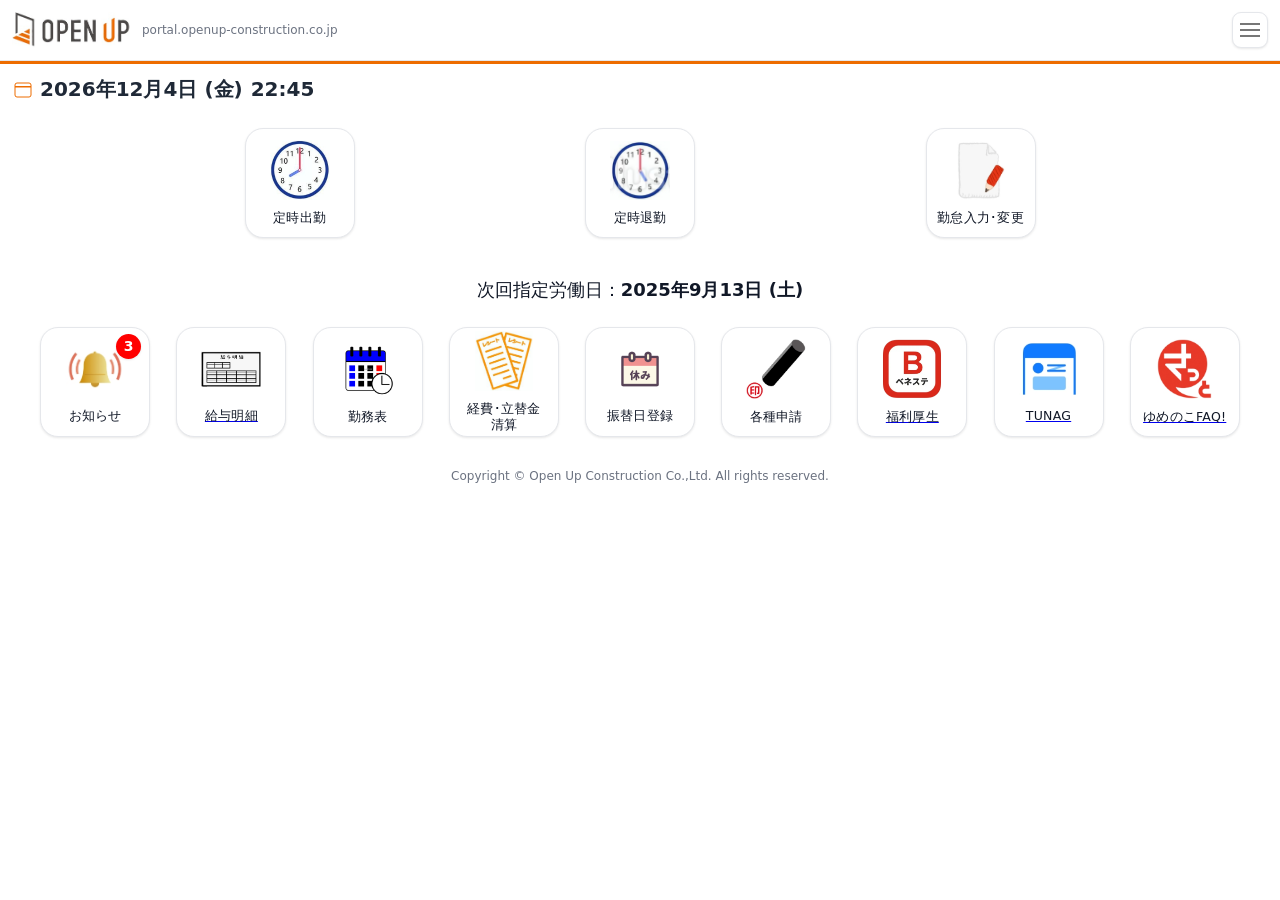
<file: index.html>
<!doctype html>
<html lang="ja">
<head>
	<meta charset="utf-8" />
	<meta name="viewport" content="width=device-width, initial-scale=1" />
	<title>OPCポータル</title>
	<link rel="stylesheet" href="./css/styles.css" />
</head>
<body>
	<main class="app" role="application">
		<!-- 1) Header -->
		<header class="topbar" aria-label="ヘッダー">
			<div class="brand">
				<img class="brand__logo" src="./img/openup.jpg" alt="OPCポータル">
				<span class="brand__url">portal.openup-construction.co.jp</span>
			</div>
			<button class="menu-btn" id="btnMenu" aria-haspopup="dialog" aria-expanded="false" aria-controls="menuSheet">
				<img src="data:image/svg+xml;utf8,
					<svg xmlns='http://www.w3.org/2000/svg' width='20' height='20'>
						<rect y='3' width='20' height='2' fill='%23777'/>
						<rect y='9' width='20' height='2' fill='%23777'/>
						<rect y='15' width='20' height='2' fill='%23777'/>
					</svg>" alt="">
			</button>
		</header>

		<!-- 2) Date strip -->
		<section class="datestrip" aria-label="日付と時刻">
			<div class="datestrip__date">
				<img src="data:image/svg+xml;utf8,
					<svg xmlns='http://www.w3.org/2000/svg' width='18' height='18'>
						<rect x='1' y='3' width='16' height='14' rx='2' ry='2' fill='%23ffffff' stroke='%23ed6c00'/>
						<rect x='1' y='6' width='16' height='1.5' fill='%23ed6c00'/>
					</svg>" alt="" width="18" height="18">
				<span id="todayText"></span><span id="clockText"></span>
				<!--div class="datestrip__time" id="clockText" aria-live="polite"></div-->
			</div>
			
		</section>

		<!-- 3) Main wrapper（←ここが1frの中身） -->
		<div class="main">
			<!-- 勤怠タイル -->
			<section class="section section--att" aria-label="勤怠メニュー">
				<div class="tiles">
					<div class="tile" role="button" tabindex="0" aria-label="出勤">
						<img alt="" src="./img/start.jpg"><div class="tile__label">定時出勤</div>
					</div>
					<div class="tile" role="button" tabindex="0" aria-label="退勤する">
						<img alt="" src="./img/end.jpg"><div class="tile__label">定時退勤</div>
					</div>
					<div class="tile" role="button" tabindex="0" aria-label="勤怠入力" onclick="location.href='./kintai/attendance.html'">
						<img alt="" src="./img/kintai.jpg"><div class="tile__label">勤怠入力･変更</div>
					</div>
				</div>
			</section>

			<!-- 次回指定労働日（テキスト／中央寄せ） -->
			<p class="nextday">次回指定労働日：<strong id="nextWorkday">2025年9月13日 (土)</strong></p>

			<!-- アプリメニュー（均等配置） -->
			<section class="section" aria-label="アプリメニュー">
				<div class="tiles">
					<div class="tile" aria-label="お知らせ" onclick="location.href='./source/notice/notice-list.html'">
						<span class="badge" id="badge-notice" data-count="3" hidden>0</span>
						<img alt="" src="./img/info.jpg"><div class="tile__label">お知らせ</div>
					</div>
					<a href="https://do.jpdata.net/demo_white/" target="_blank" rel="noopener noreferrer" class="tile" aria-label="給与明細">
						<img alt="" src="./img/kyuyo.jpg"><div class="tile__label">給与明細</div>
					</a>
					<div class="tile" aria-label="勤務表" onclick="location.href='https://stggweb.yumeshin.co.jp/employee-work-time-edit/50120'">
						<img alt="" src="./img/kinmuhyo.png"><div class="tile__label">勤務表</div>
					</div>
					<div class="tile" aria-label="経費清算" onclick="location.href='./settlement/index-s.html'">
						<img alt="" src="./img/receipt.jpg"><div class="tile__label">経費･立替金<br>清算</div>
					</div>
					<div class="tile" aria-label="振替日登録"  onclick="location.href='https://stggweb.yumeshin.co.jp/employee-work-transfer'">
						<img alt="" src="./img/Holiday.png"><div class="tile__label">振替日登録</div>
					</div>
					<div class="tile" aria-label="各種申請" onclick="location.href='./application/index-a.html'">
						<img alt="" src="./img/shinsei.jpg"><div class="tile__label">各種申請</div>
					</div>
					<a href="https://auth.benefit-one.inc/auth/login/bs?force_re_authentication=TRUE&callback_authorization_start_uri=https://bff-top.bs.benefit-one.inc/v1/top/auth-start" target="_blank" rel="noopener noreferrer" class="tile" aria-label="福利厚生">
						<img alt="" src="./img/benesta.jpg"><div class="tile__label">福利厚生</div>
					</a>
					<a href="https://tunag.jp/m/home" target="_blank" rel="noopener noreferrer" class="tile" aria-label="TUNAG">
    					<img alt="" src="./img/tunag.jpg"><div class="tile__label">TUNAG</div>
					</a>
					<a href="https://yumeshin.satfaq.app/widgets/3fd68b4f88514163a1acf3d1bbba5f91" target="_blank" rel="noopener noreferrer" class="tile" aria-label="ゆめのこFAQ!">
						<img alt="" src="./img/faq.jpg"><div class="tile__label">ゆめのこFAQ!</div>
					</a>
				</div>
			</section>
			<div class="footer-note">Copyright © Open Up Construction Co.,Ltd. All rights reserved.</div>
		</div> <!-- /.main -->
	</main>

	<!-- Overlay Menu -->
	<div class="overlay" id="overlay" aria-hidden="true">
		<div class="sheet" id="menuSheet" role="dialog" aria-modal="true" aria-labelledby="menuTitle">
			<header id="menuTitle">メニュー</header>
			<ul>
				<li>
					<button class="menuitem" type="button">
						<img alt="" src="data:image/svg+xml;utf8,
							<svg xmlns='http://www.w3.org/2000/svg' width='18' height='18'>
								<circle cx='9' cy='9' r='8' stroke='%23ed6c00' fill='none'/>
								<path d='M9 5v6' stroke='%23ed6c00'/>
								<circle cx='9' cy='13' r='1' fill='%23ed6c00'/>
							</svg>">パスワード設定
					</button>
				</li>
				<li>
					<button class="menuitem" type="button">
						<img alt="" src="data:image/svg+xml;utf8,
							<svg xmlns='http://www.w3.org/2000/svg' width='18' height='18'>
								<path d='M3 3h8v12H3z' fill='none' stroke='%23ed6c00'/>
								<path d='M11 9h5' stroke='%23ed6c00'/>
								<path d='M13 7l3 2-3 2' fill='%23ed6c00'/>
							</svg>">ログアウト
					</button>
				</li>
			</ul>
		</div>
	</div>

	<!-- 共通関数 -->
	<script src="./js/utils.js"></script>

	<!-- ページ固有の初期化 -->
	<script>
		// 日付・時刻
		const todayText = document.getElementById('todayText');
		const clockText = document.getElementById('clockText');
		function tick(){
			const now = new Date();
			todayText.textContent = window.formatDateJP(now);
			clockText.textContent = window.formatTime(now);
		}
		tick();
		setInterval(tick, 10_000);

		// バッジ初期表示：?notice= > data-count の優先順
		document.addEventListener('DOMContentLoaded', () => {
			const qs = new URLSearchParams(location.search);
			const qsNotice = qs.get('notice');
			const el = document.getElementById('badge-notice');
			const initial = qsNotice !== null
				? parseInt(qsNotice, 10) || 0
				: parseInt(el?.dataset.count || '0', 10);
			window.updateBadge('badge-notice', initial);
		});

		// オーバーレイメニュー
		const btnMenu = document.getElementById('btnMenu');
		const overlay = document.getElementById('overlay');
		const sheet = document.getElementById('menuSheet');
		function openMenu(){
			overlay.setAttribute('aria-hidden','false');
			btnMenu.setAttribute('aria-expanded','true');
			setTimeout(()=> sheet.querySelector('.menuitem')?.focus(), 0);
		}
		function closeMenu(){
			overlay.setAttribute('aria-hidden','true');
			btnMenu.setAttribute('aria-expanded','false');
			btnMenu.focus();
		}
		btnMenu.addEventListener('click', openMenu);
		overlay.addEventListener('click', (e)=>{ if(e.target === overlay) closeMenu(); });
		document.addEventListener('keydown', (e)=>{ if(e.key === 'Escape' && overlay.getAttribute('aria-hidden')==='false') closeMenu(); });
	</script>
</body>
</html>
</file>
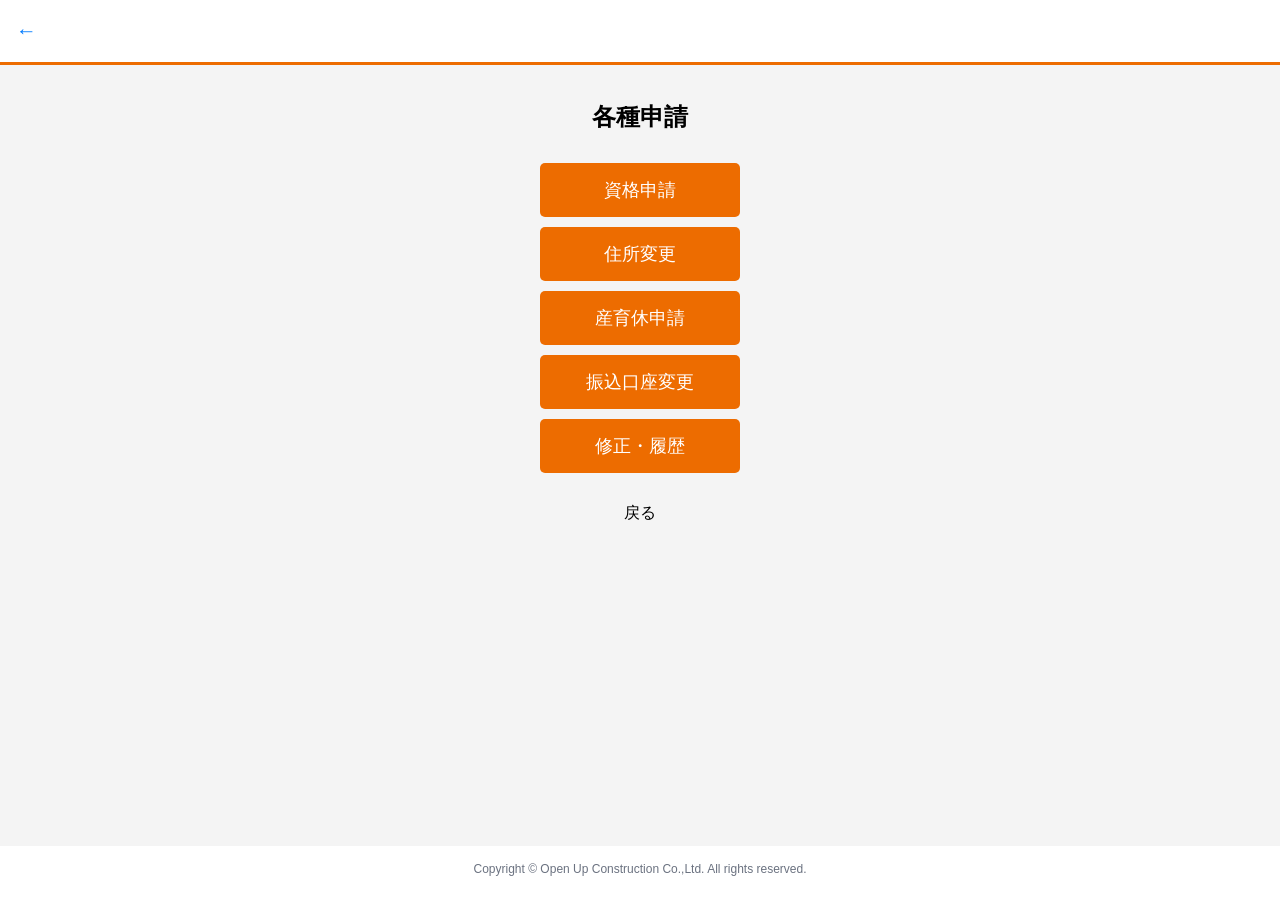
<file: application/index.html>
<!DOCTYPE html>
<html lang="ja">
<head>
    <meta charset="UTF-8">
    <meta name="viewport" content="width=device-width, initial-scale=1.0">
    <title>各種申請</title>
    <link rel="stylesheet" href="styles-a.css">
</head>
<body>
    <header class="topbar">
        <button class="back-button" onclick="history.back()">←</button>
    </header>
    <div class="container">
        <h1>各種申請</h1>
        <button class="btn" onclick="handleClick('資格申請')">資格申請</button>
        <button class="btn" onclick="handleClick('住所変更')">住所変更</button>
        <button class="btn" onclick="handleClick('産育休申請')">産育休申請</button>
        <button class="btn" onclick="handleClick('振込口座変更')">振込口座変更</button>
        <button class="btn" onclick="handleClick('修正・履歴')">修正・履歴</button>
        <a href="javascript:void(0);" class="back-link" onclick="handleBack()">戻る</a>
    </div>
    <footer class="footer-note">
        Copyright © Open Up Construction Co.,Ltd. All rights reserved.
    </footer>
    <script src="script-a.js"></script>
</body>
</html>
</file>
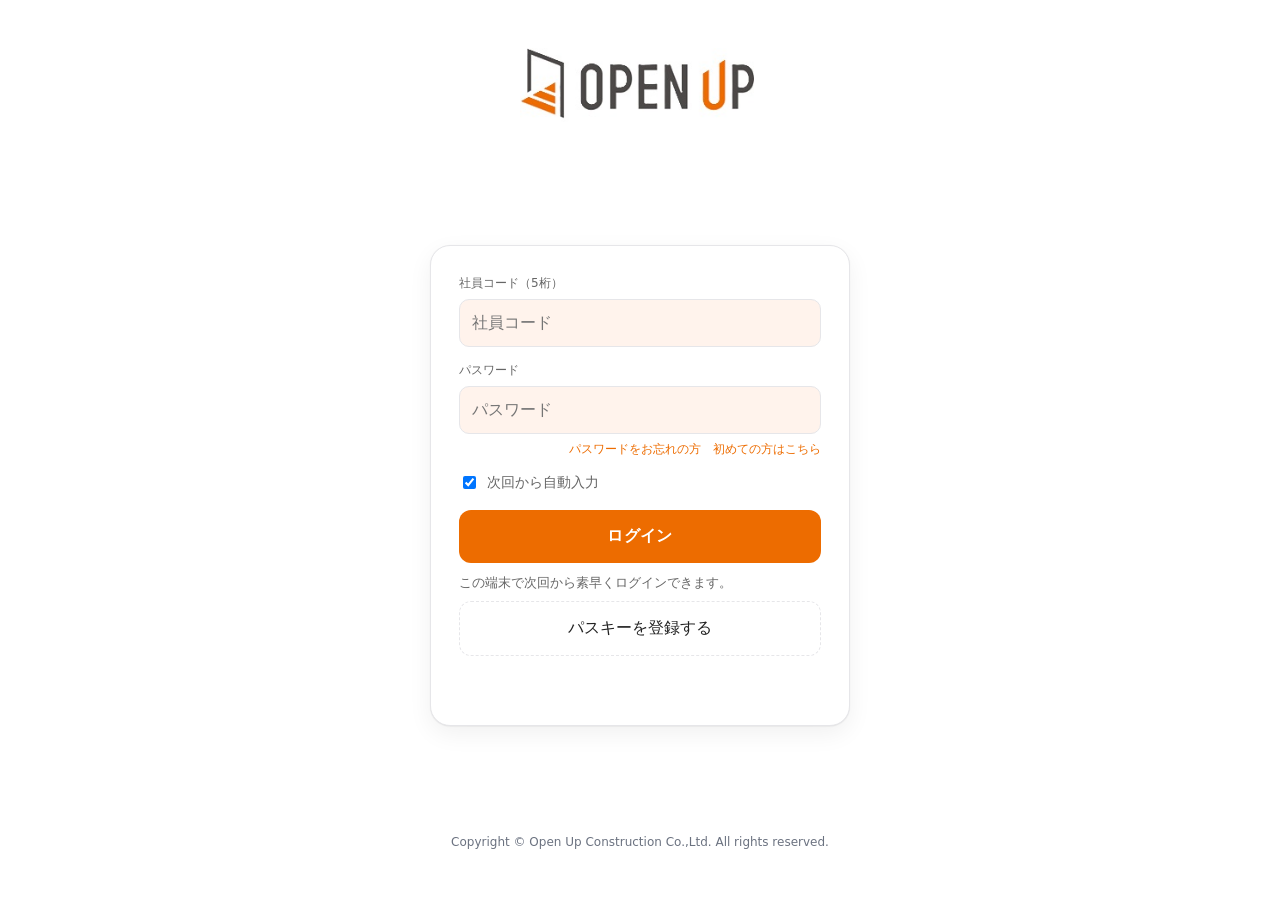
<file: portal/index.html>
<!DOCTYPE html>
<html lang="ja">
<head>
	<meta charset="utf-8">
	<meta name="viewport" content="width=device-width, initial-scale=1, viewport-fit=cover">
	<meta name="color-scheme" content="light dark">
	<meta name="theme-color" content="#ed6c00">
	<!-- 厳格CSP（selfのみ）。本番はHTTPヘッダで配信推奨 -->
	<meta http-equiv="Content-Security-Policy" content="default-src 'self'; script-src 'self'; connect-src 'self'; img-src 'self'; style-src 'self'; font-src 'self'; object-src 'none'; base-uri 'self'; form-action 'self'; frame-ancestors 'none'; upgrade-insecure-requests">
	<title>ログイン | OPEN UP</title>
	<link rel="stylesheet" href="./css/login_styles.css">
</head>
<body>
	<noscript>
		<div class="noscript">このサービスを利用するには JavaScript を有効にしてください。</div>
	</noscript>

	<main class="shell">
		<header class="brand">
			<!-- ダミーロゴ（同一オリジン。後日差し替え） -->
			<img
				src="./img/openup.jpg"
				alt="OPEN UP"
				width="240"
				height="72"
				decoding="async"
				class="logo"
			/>
		</header>

		<section class="card" role="form" aria-label="ログインフォーム">
			<form id="loginForm" novalidate>
				<div class="field">
					<label for="employeeCode">社員コード（5桁）</label>
					<input
						id="employeeCode"
						name="employeeCode"
						type="text"
						inputmode="numeric"
						autocomplete="username"
						placeholder="社員コード"
						pattern="\d{5}"
						maxlength="5"
						required
						autocapitalize="off"
						autocorrect="off"
						spellcheck="false"
					/>
				</div>

				<div class="field">
					<label for="password">パスワード</label>
					<input
						id="password"
						name="password"
						type="password"
						autocomplete="current-password"
						placeholder="パスワード"
						maxlength="60"
						required
					/>
					<div class="help-row">
						<a id="forgotLink" href="/help/forgot-password">パスワードをお忘れの方</a>
						<a id="guideLink" href="/help/getting-started">初めての方はこちら</a>
					</div>
				</div>

				<div class="row between">
					<label class="check">
						<input id="remember" type="checkbox" checked />
						<span>次回から自動入力</span>
					</label>

					<!-- 端末対応時のみ表示（JSで制御） -->
					<button type="button" id="passkeyBtn" class="ghost" hidden>
						<span aria-hidden="true">🔑</span> パスキーでログイン
					</button>
				</div>

				<button type="submit" class="primary" id="loginBtn">ログイン</button>

				<!-- ログイン後にパスキー登録を案内（対応端末のみ） -->
				<div class="post-login" id="postLogin" hidden>
					<p class="hint">この端末で次回から素早くログインできます。</p>
					<button type="button" class="outline" id="registerPasskeyBtn">
						パスキーを登録する
					</button>
				</div>

				<p id="message" class="message" role="status" aria-live="polite"></p>
			</form>
		</section>

		<div class="footer-note">Copyright © Open Up Construction Co.,Ltd. All rights reserved.</div>
		
		<!--
		<footer class="foot">
			<img src="/assets/info-placeholder.png" alt="" width="24" height="24" class="foot-icon" />
			<small>Copyright © Open Up Construction Co.,Ltd. All rights reserved.</small>
		</footer>
		-->
	</main>

	<script src="./js/app.js" defer></script>
</body>
</html>
</file>
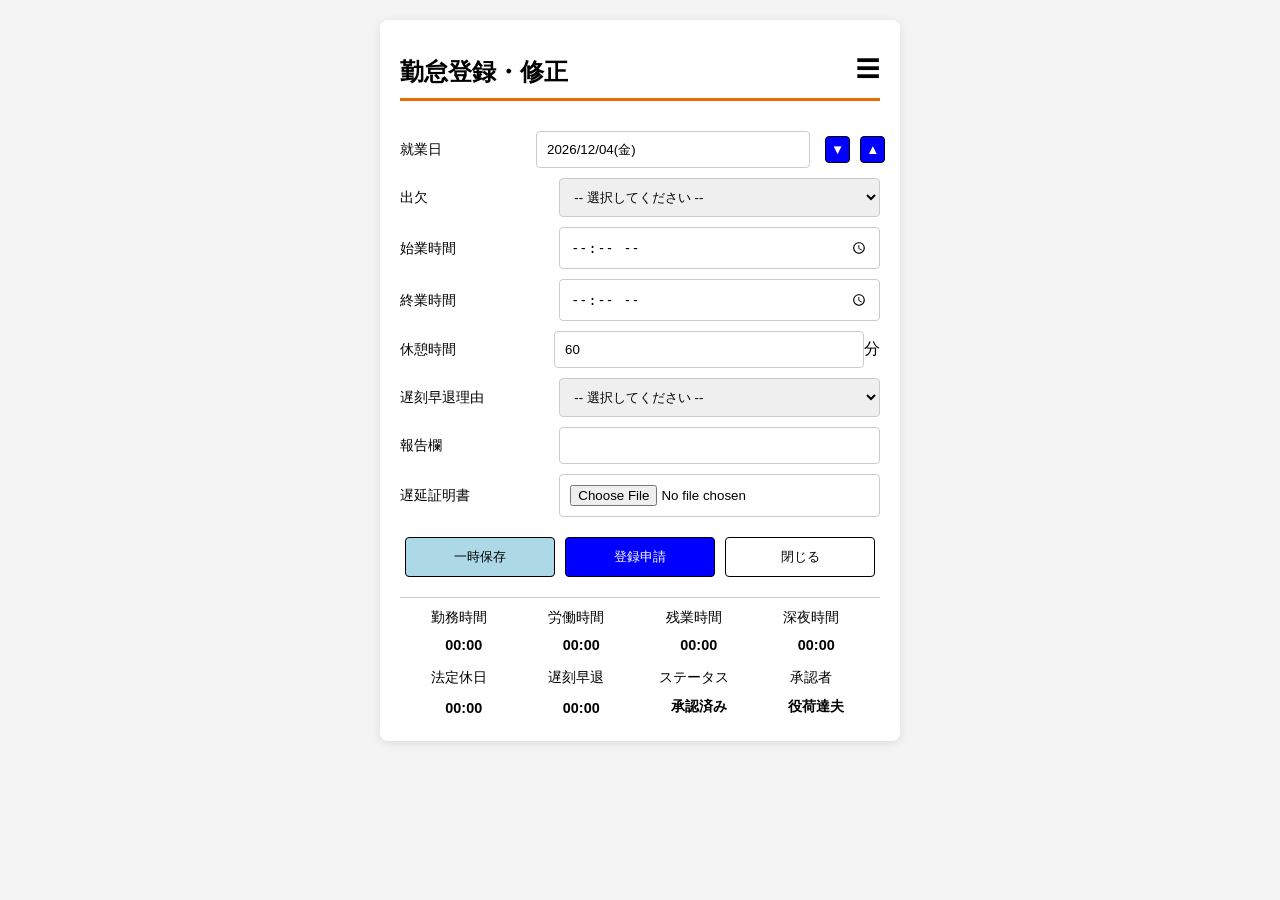
<file: kintai/old/index.html>
<!DOCTYPE html>
<html lang="ja">
<head>
    <meta charset="UTF-8">
    <meta name="viewport" content="width=device-width, initial-scale=1.0">
    <link rel="stylesheet" href="styles.css">
    <title>勤怠登録・修正</title>
</head>
<body>
    <div class="container">
        <div class="header">
            <h1>勤怠登録・修正</h1>
            <div class="menu-icon" id="menu-icon">
                &#9776; <!-- ハンバーガーアイコン -->
            </div>
        </div>
        <div class="border-line"></div> <!-- ボーダーラインを追加 -->
        
        <div class="menu-box" id="menu-box">
            <h2>メニュー</h2>
            <ul>
                <li><a href="#">パスワード変更</a></li>
                <li><a href="#">ログオフ</a></li>
            </ul>
        </div>
        
        <form id="attendance-form">
            <div class="form-group">
                <label for="date">就業日</label>
                <input type="text" id="date" name="date" required placeholder="yyyy/mm/dd(aaa)" readonly>
                <div class="date-buttons">
                    <button type="button" id="date-decrement">▼</button>
                    <button type="button" id="date-increment">▲</button>
                </div>
            </div>

            <div class="form-group">
                <label for="attendance-status">出欠</label>
                <select id="attendance-status" name="attendance-status" required>
                    <option value="" disabled selected>-- 選択してください --</option> <!-- 空白オプションを追加 -->
                    <option value="出勤">出勤</option>
                    <option value="有休">有休</option>
                    <option value="半休">半休</option>
                    <option value="振替出勤">振替出勤</option>
                    <option value="振替休日">振替休日</option>
                    <option value="週跨ぎ振替出勤">週跨ぎ振替出勤</option>
                    <option value="週跨ぎ振替休日">週跨ぎ振替休日</option>
                    <option value="現場全休">現場全休</option>
                    <option value="特別">特別</option>
                    <option value="待機">待機</option>
                    <option value="指定日（検収）">指定日（研修）</option>
                </select>
            </div>

            <div class="form-group">
                <label for="start-time">始業時間</label>
                <input type="time" id="start-time" name="start-time" required>
            </div>

            <div class="form-group">
                <label for="end-time">終業時間</label>
                <input type="time" id="end-time" name="end-time" required>
            </div>

            <div class="form-group">
                <label for="break-time">休憩時間</label>
                <input type="number" id="break-time" name="break-time" value="60" required> 分
            </div>

            <div class="form-group">
                <label for="reason">遅刻早退理由</label>
                <select id="reason" name="reason" required>
                    <option value="" disabled selected>-- 選択してください --</option> <!-- 空白オプションを追加 -->
                    <option value="現場都合">現場都合</option>
                    <option value="自己都合">自己都合</option>
                    <option value="電車遅延">電車遅延</option>
                    <option value="契約に準ずる（変則）">契約に準ずる（変則）</option>
                    <option value="時短（産育会後）">時短（産育会後）</option>
                    <option value="その他（報告欄入力）">その他（報告欄入力）</option>
                </select>
            </div>

            <div class="form-group">
                <label for="report">報告欄</label>
                <input type="text" id="report" name="report">
            </div>

            <div class="form-group">
                <label for="certificate">遅延証明書</label>
                <input type="file" id="certificate" name="certificate" accept=".jpg,.jpeg,.png">
            </div>

            <div class="button-group">
                <button type="button" id="save-button">一時保存</button>
                <button type="submit">登録申請</button>
                <button type="button" id="close-button">閉じる</button>
            </div>

            <div class="time-summary">
                <div class="time-summary-grid">
                    <div class="time-summary-item">
                        <label>勤務時間</label>
                        <span id="work-time">00:00</span>
                    </div>
                    <div class="time-summary-item">
                        <label>労働時間</label>
                        <span id="labor-time">00:00</span>
                    </div>
                    <div class="time-summary-item">
                        <label>残業時間</label>
                        <span id="overtime">00:00</span>
                    </div>
                    <div class="time-summary-item">
                        <label>深夜時間</label>
                        <span id="midnight-time">00:00</span>
                    </div>
                    <div class="time-summary-item">
                        <label>法定休日</label>
                        <span id="legal-holiday">00:00</span>
                    </div>
                    <div class="time-summary-item">
                        <label>遅刻早退</label>
                        <span id="late-early-leave">00:00</span>
                    </div>
                    <div class="time-summary-item">
                        <label>ステータス</label>
                        <span id="status">承認済み</span>
                    </div>
                    <div class="time-summary-item">
                        <label>承認者</label>
                        <span id="approver">役荷達夫</span>
                    </div>
                </div>
            </div>
        </form>
    </div>
    <script src="script.js"></script>
</body>
</html>
</file>
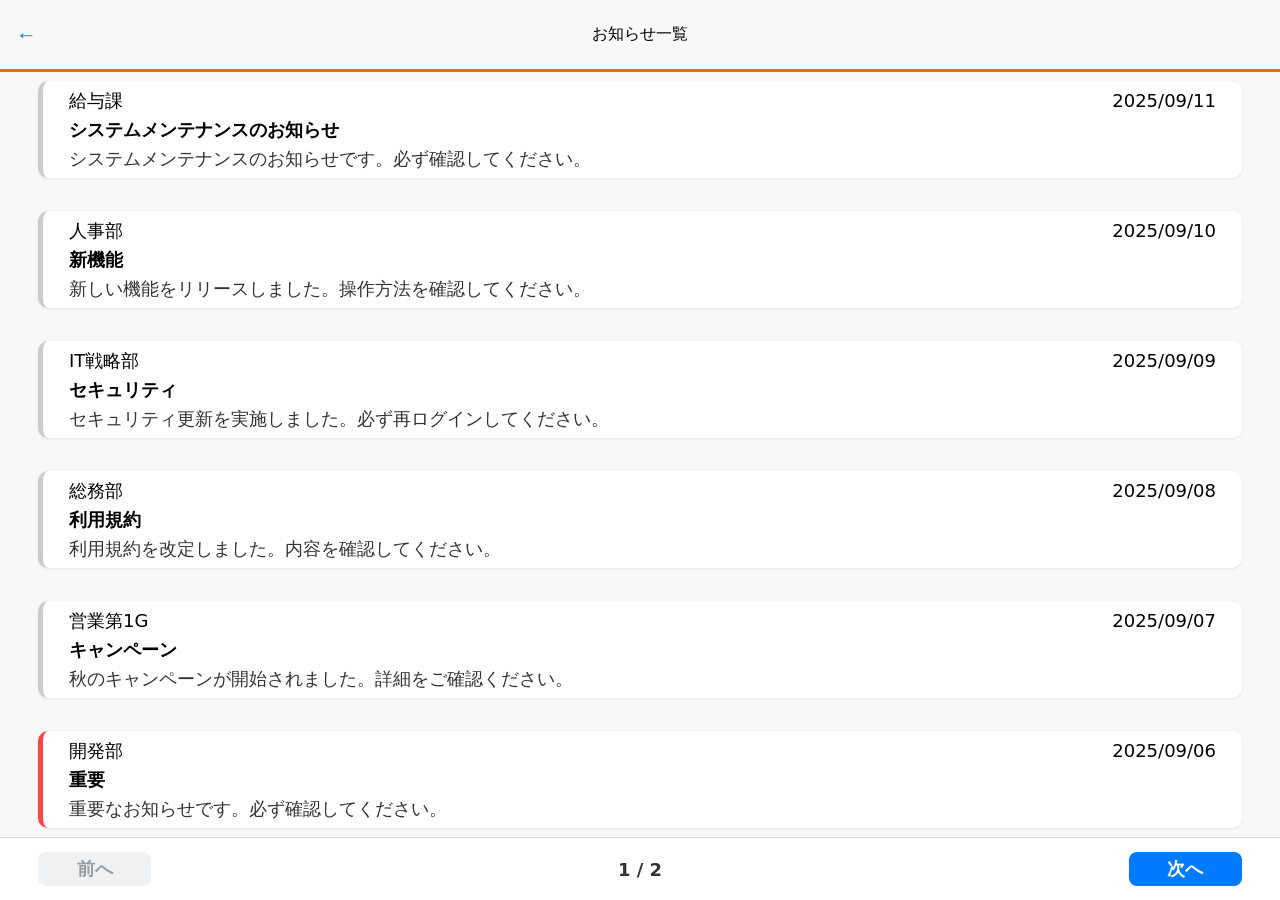
<file: お知らせ一覧.html>
<!DOCTYPE html>
<html lang="ja">
<head>
    <meta charset="UTF-8" />
    <meta name="viewport" content="width=device-width, initial-scale=1.0, viewport-fit=cover" />
    <title>お知らせ画面</title>
    <link rel="stylesheet" href="./css/styles_1.css" />
</head>
<body>
    <div class="phone-frame">
        <div class="phone-screen">
            <div class="header">
                <button class="back-button" onclick="history.back()">←</button>
                <div class="header-title">お知らせ一覧</div>
            </div>

            <div class="main-content" id="mainContent">
                <a class="notice-link" href="お知らせ詳細.html" data-index="0">
                    <div class="notice-item" id="notice0">
                        <div class="notice-header"><span>給与課</span><span>2025/09/11</span></div>
                        <div class="notice-title">システムメンテナンスのお知らせ</div>
                        <div class="notice-body">システムメンテナンスのお知らせです。必ず確認してください。</div>
                    </div>
                </a>
                <a class="notice-link" href="お知らせ詳細.html" data-index="1">
                    <div class="notice-item">
                        <div class="notice-header"><span>人事部</span><span>2025/09/10</span></div>
                        <div class="notice-title">新機能</div>
                        <div class="notice-body">新しい機能をリリースしました。操作方法を確認してください。</div>
                    </div>
                </a>
                <a class="notice-link" href="お知らせ詳細.html" data-index="2">
                    <div class="notice-item">
                        <div class="notice-header"><span>IT戦略部</span><span>2025/09/09</span></div>
                        <div class="notice-title">セキュリティ</div>
                        <div class="notice-body">セキュリティ更新を実施しました。必ず再ログインしてください。</div>
                    </div>
                </a>
                <a class="notice-link" href="お知らせ詳細.html" data-index="3">
                    <div class="notice-item">
                        <div class="notice-header"><span>総務部</span><span>2025/09/08</span></div>
                        <div class="notice-title">利用規約</div>
                        <div class="notice-body">利用規約を改定しました。内容を確認してください。</div>
                    </div>
                </a>
                <a class="notice-link" href="お知らせ詳細.html" data-index="4">
                    <div class="notice-item">
                        <div class="notice-header"><span>営業第1G</span><span>2025/09/07</span></div>
                        <div class="notice-title">キャンペーン</div>
                        <div class="notice-body">秋のキャンペーンが開始されました。詳細をご確認ください。</div>
                    </div>
                </a>
                <a class="notice-link" href="お知らせ詳細.html" data-index="5">
                    <div class="notice-item urgent">
                        <div class="notice-header"><span>開発部</span><span>2025/09/06</span></div>
                        <div class="notice-title">重要</div>
                        <div class="notice-body">重要なお知らせです。必ず確認してください。</div>
                    </div>
                </a>
            </div>

            <div class="pagination">
                <button class="pagination-nav" id="prevBtn" disabled>前へ</button>
                <span class="pagination-info" id="pageInfo">1 / 2</span>
                <button class="pagination-nav" id="nextBtn">次へ</button>
            </div>
        </div>
    </div>

    <div class="overlay" id="overlay" aria-hidden="true">
        <div class="sheet" id="menuSheet" role="dialog" aria-modal="true" aria-labelledby="menuTitle">
            <header id="menuTitle">メニュー</header>
            <ul>
                <li>
                    <button class="menuitem" type="button">
                        <img alt="" src="data:image/svg+xml;utf8,
                            <svg xmlns='http://www.w3.org/2000/svg' width='18' height='18'>
                                <circle cx='9' cy='9' r='8' stroke='%23ed6c00' fill='none'/>
                                <path d='M9 5v6' stroke='%23ed6c00'/>
                                <circle cx='9' cy='13' r='1' fill='%23ed6c00'/>
                            </svg>">パスワード設定
                    </button>
                </li>
                <li>
                    <button class="menuitem" type="button">
                        <img alt="" src="data:image/svg+xml;utf8,
                            <svg xmlns='http://www.w3.org/2000/svg' width='18' height='18'>
                                <path d='M3 3h8v12H3z' fill='none' stroke='%23ed6c00'/>
                                <path d='M11 9h5' stroke='%23ed6c00'/>
                                <path d='M13 7l3 2-3 2' fill='%23ed6c00'/>
                            </svg>">ログアウト
                    </button>
                </li>
            </ul>
        </div>
    </div>

    <script src="./js/"></script>
</body>
</html>
</file>
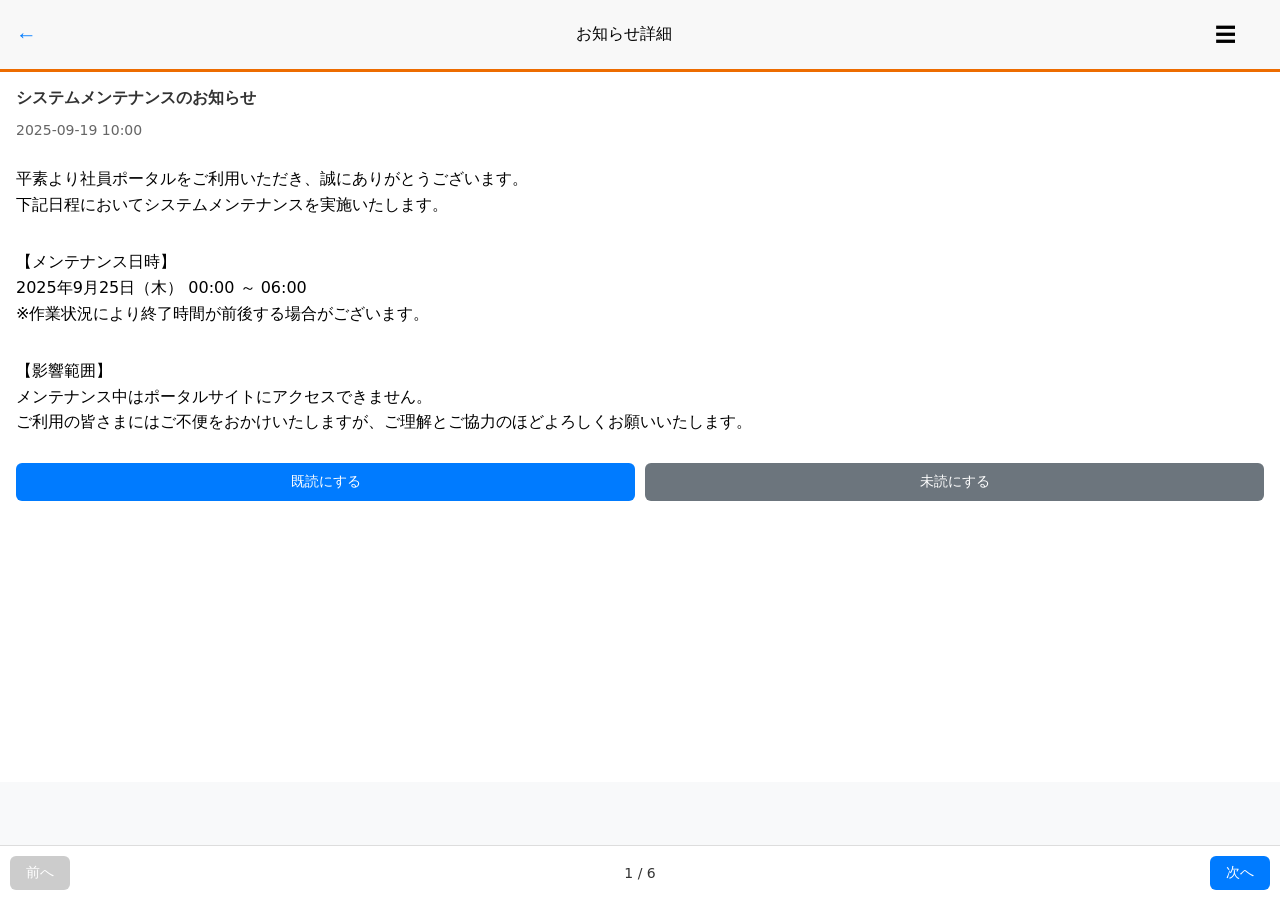
<file: お知らせ詳細.html>
<!DOCTYPE html>
<html lang="ja">
<head>
    <meta charset="UTF-8">
    <meta name="viewport" content="width=device-width, initial-scale=1.0">
    <title>お知らせ詳細</title>
    <link rel="stylesheet" href="./css/styles-2.css">
</head>
<body>
    <header class="header">
        <button class="back-button" onclick="history.back()">←</button>
        <div class="header-title">お知らせ詳細</div>
        <button id="btnMenu" class="menu-button">☰</button>
    </header>

    <div class="content">
        <h2>システムメンテナンスのお知らせ</h2>
        <div class="date">2025-09-19 10:00</div>

        <p>
            平素より社員ポータルをご利用いただき、誠にありがとうございます。<br>
            下記日程においてシステムメンテナンスを実施いたします。
        </p>
        <p>
            【メンテナンス日時】<br>
            2025年9月25日（木） 00:00 ～ 06:00<br>
            ※作業状況により終了時間が前後する場合がございます。
        </p>
        <p>
            【影響範囲】<br>
            メンテナンス中はポータルサイトにアクセスできません。<br>
            ご利用の皆さまにはご不便をおかけいたしますが、ご理解とご協力のほどよろしくお願いいたします。
        </p>

        <div class="button-group">
            <button id="markRead">既読にする</button>
            <button id="markUnread">未読にする</button>
        </div>
    </div>

    <div class="pagination">
        <button disabled>前へ</button>
        <span class="page-info">1 / 6</span>
        <button>次へ</button>
    </div>

    <div class="overlay" id="overlay" aria-hidden="true">
        <div class="sheet" id="menuSheet" role="dialog" aria-modal="true" aria-labelledby="menuTitle">
            <header id="menuTitle">メニュー</header>
            <ul>
                <li>
                    <button class="menuitem" type="button">
                        <img alt="" src="data:image/svg+xml;utf8,
                            <svg xmlns='http://www.w3.org/2000/svg' width='18' height='18'>
                                <circle cx='9' cy='9' r='8' stroke='%23ed6c00' fill='none'/>
                                <path d='M9 5v6' stroke='%23ed6c00'/>
                                <circle cx='9' cy='13' r='1' fill='%23ed6c00'/>
                            </svg>">パスワード設定
                    </button>
                </li>
                <li>
                    <button class="menuitem" type="button">
                        <img alt="" src="data:image/svg+xml;utf8,
                            <svg xmlns='http://www.w3.org/2000/svg' width='18' height='18'>
                                <path d='M3 3h8v12H3z' fill='none' stroke='%23ed6c00'/>
                                <path d='M11 9h5' stroke='%23ed6c00'/>
                                <path d='M13 7l3 2-3 2' fill='%23ed6c00'/>
                            </svg>">ログアウト
                    </button>
                </li>
            </ul>
        </div>
    </div>

    <script src="./js/script-2.js"></script>
</body>
</html>
</file>
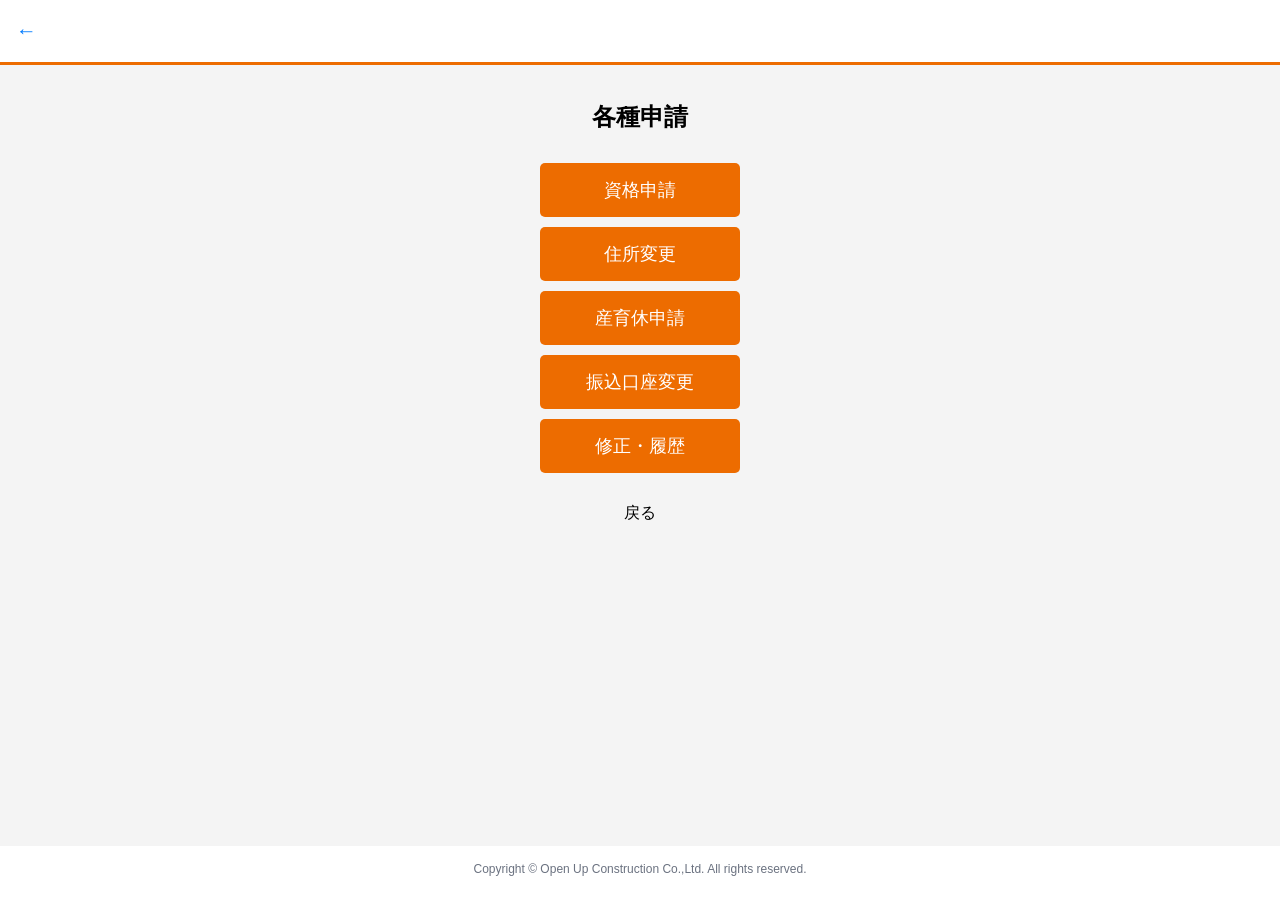
<file: application/index-a.html>
<!DOCTYPE html>
<html lang="ja">
<head>
    <meta charset="UTF-8">
    <meta name="viewport" content="width=device-width, initial-scale=1.0">
    <title>各種申請</title>
    <link rel="stylesheet" href="styles-a.css">
</head>
<body>
    <header class="topbar">
        <button class="back-button" onclick="history.back()">←</button>
    </header>
    <div class="container">
        <h1>各種申請</h1>
        <button class="btn" onclick="location.href='https://stggweb.yumeshin.co.jp/skill-qa/qualification-application;xsessionid=front12950001bqd18nqzltnx1s4u1gna32tve.node0?totalCount=0&totalPages=0&fId=0&lastId=0&certFileLoc=%2Fvar%2Fwww%2Fhtml%2Fdata%2Fskill-management-system%2Fuploads%2Fcertificate&receiptFileLoc=%2Fvar%2Fwww%2Fhtml%2Fdata%2Fskill-management-system%2Fuploads%2Freceipt&id=50120&pageNo=0&totalRecords=25&startRange=0&endRange=0&lang=ja'">資格申請</button>
        <button class="btn" onclick="location.href='https://stggweb.yumeshin.co.jp/work-flow/address-change'">住所変更</button>
        <button class="btn" onclick="location.href='https://stggweb.yumeshin.co.jp/work-flow/maternity-leave'">産育休申請</button>
        <button class="btn" onclick="location.href='https://stggweb.yumeshin.co.jp/work-flow/bank-change'">振込口座変更</button>
        <button class="btn" onclick="location.href='https://stggweb.yumeshin.co.jp/advance-payment/search'">修正・履歴</button>
        <a href="javascript:void(0);" class="back-link" onclick="handleBack()">戻る</a>
    </div>
    <footer class="footer-note">
        Copyright © Open Up Construction Co.,Ltd. All rights reserved.
    </footer>
    <script src="script-a.js"></script>
</body>
</html>
</file>
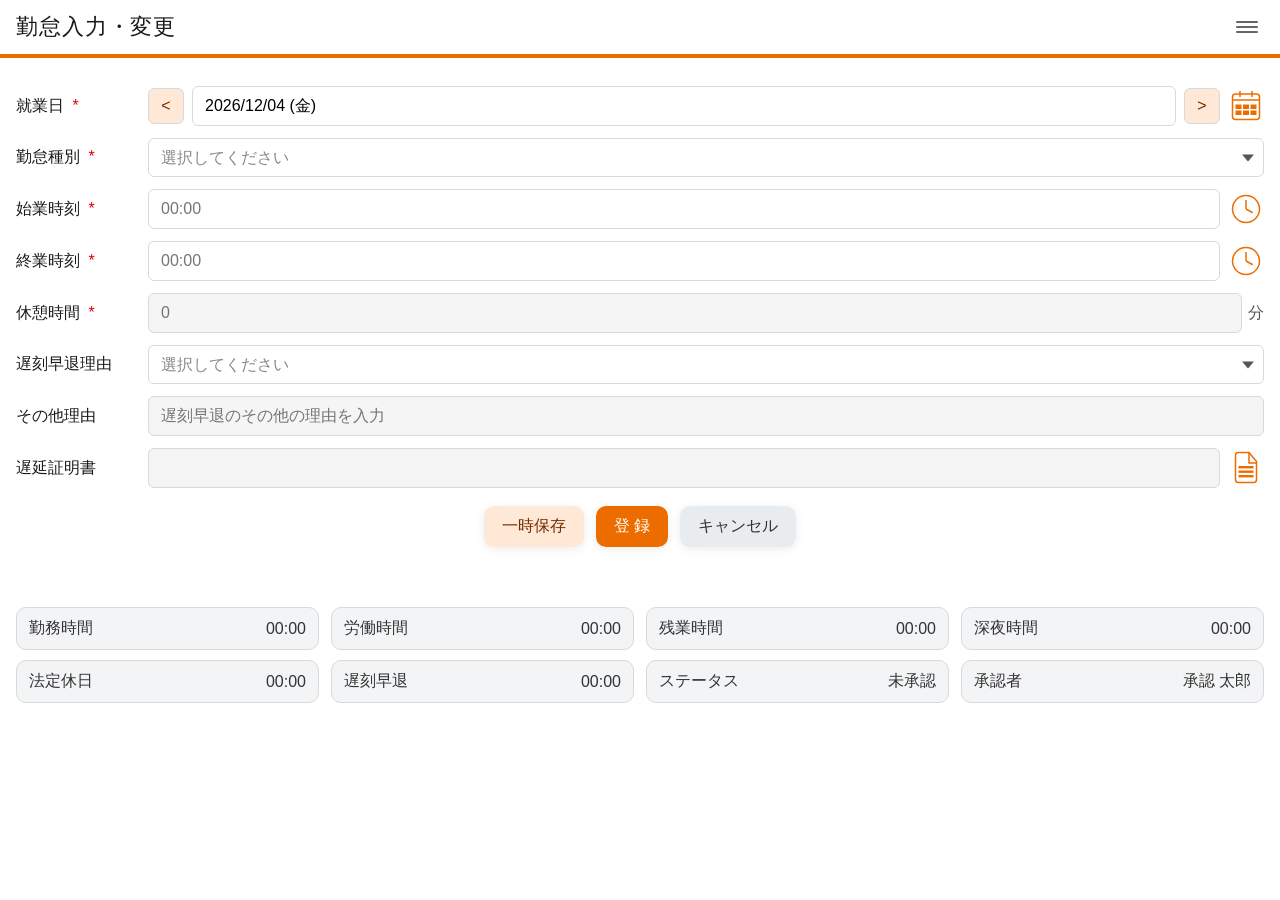
<file: kintai/attendance.html>
<!DOCTYPE html>
<html lang="ja">
<head>
	<meta charset="UTF-8">
	<meta name="viewport" content="width=device-width, initial-scale=1">
	<title>勤怠入力・変更</title>
	<link rel="stylesheet" href="./attendance.css">
</head>
<body>
	<!-- ===== Header（既存画面と同構造／太字なし） ===== -->
	<header class="masthead">
		<div class="masthead__inner">
			<h1 class="masthead__title">勤怠入力・変更</h1>
			<button class="masthead__menu" aria-label="メニュー" type="button">
				<span class="masthead__menu-bar"></span>
				<span class="masthead__menu-bar"></span>
				<span class="masthead__menu-bar"></span>
			</button>
		</div>
		<div class="brandline" aria-hidden="true"></div>
	</header>

	<main class="container">
		<form id="attendanceForm" novalidate>
			<!-- 就業日 -->
			<div class="form-row">
				<label class="req">就業日</label>
				<div class="date-field">
					<button class="nav-day" data-dir="-1" type="button" aria-label="前日へ">&lt;</button>

					<input id="workDateText" type="text" inputmode="text" placeholder="yyyy/mm/dd (曜)">

					<button class="nav-day" data-dir="1" type="button" aria-label="翌日へ">&gt;</button>

					<!-- カレンダーボタン（枠なし・ブランドカラー） -->
					<button id="btnCalendar" class="icon-btn plain" type="button" aria-label="カレンダーを開く">
						<svg width="20" height="20" viewBox="0 0 24 24" aria-hidden="true">
							<rect x="3" y="4" width="18" height="17" rx="2" ry="2" fill="none" stroke="currentColor"/>
							<line x1="3" y1="8" x2="21" y2="8" stroke="currentColor"/>
							<line x1="8" y1="2" x2="8" y2="6" stroke="currentColor"/>
							<line x1="16" y1="2" x2="16" y2="6" stroke="currentColor"/>
							<rect x="5" y="11" width="4" height="3" fill="currentColor"/>
							<rect x="10" y="11" width="4" height="3" fill="currentColor"/>
							<rect x="15" y="11" width="4" height="3" fill="currentColor"/>
							<rect x="5" y="15" width="4" height="3" fill="currentColor"/>
							<rect x="10" y="15" width="4" height="3" fill="currentColor"/>
							<rect x="15" y="15" width="4" height="3" fill="currentColor"/>
						</svg>
					</button>
					<!-- フォールバック用のネイティブ date（表示はしない） -->
					<input id="workDate" type="date" class="visually-hidden" aria-hidden="true" tabindex="-1">

					<!-- カスタム・カレンダー（和暦なし、タイトル yyyy/09） -->
					<div id="calendarOverlay" class="cal-overlay" aria-hidden="true" role="dialog">
						<div class="cal-head">
							<button type="button" class="cal-nav prev" aria-label="前の月">‹</button>
							<div class="cal-title"></div>
							<button type="button" class="cal-nav next" aria-label="次の月">›</button>
						</div>
						<div class="cal-grid">
							<div class="dow">日</div><div class="dow">月</div><div class="dow">火</div><div class="dow">水</div>
							<div class="dow">木</div><div class="dow">金</div><div class="dow">土</div>
							<!-- 日付セルは JS で描画 -->
						</div>
					</div>
				</div>
			</div>

			<!-- 勤怠種別 -->
			<div class="form-row">
				<label class="req">勤怠種別</label>
				<div class="select-wrap">
					<select id="attendanceType" required>
						<option value="" selected>選択してください</option>
						<option>出勤</option>
						<option>有休</option>
						<option>半休</option>
						<option>振替出勤</option>
						<option>振替休日</option>
						<option>週跨ぎ振替出勤</option>
						<option>週跨ぎ振替休日</option>
						<option>現場全休</option>
						<option>特別</option>
						<option>待機</option>
						<option>指定日(研修)</option>
					</select>
					<span class="select-caret"></span>
				</div>
			</div>

			<!-- 始業時刻（単一テキスト＋オーバーレイ） -->
			<div class="form-row">
				<label class="req">始業時刻</label>
				<div class="time-field" data-name="startTime">
					<input id="startTimeText" type="text" placeholder="00:00">
					<button class="icon-btn clock" type="button" aria-label="始業時刻を選択">
						<svg width="100%" height="100%" viewBox="0 0 24 24" aria-hidden="true">
							<circle cx="12" cy="12" r="9" fill="none" stroke="currentColor"/>
							<line x1="12" y1="6" x2="12" y2="12" stroke="currentColor"/>
							<line x1="12" y1="12" x2="16.5" y2="14.5" stroke="currentColor"/>
						</svg>
					</button>
					<div class="time-overlay" role="dialog" aria-hidden="true">
						<div class="time-overlay__header">
							<div class="pill hh-pill">00</div>
							<div class="pill mm-pill">00</div>
						</div>
						<div class="time-overlay__lists">
							<ul class="list hh"></ul>
							<ul class="list mm"></ul>
						</div>
					</div>
				</div>
			</div>

			<!-- 終業時刻（単一テキスト＋オーバーレイ） -->
			<div class="form-row">
				<label class="req">終業時刻</label>
				<div class="time-field" data-name="endTime">
					<input id="endTimeText" type="text" placeholder="00:00">
					<button class="icon-btn clock" type="button" aria-label="終業時刻を選択">
						<svg width="100%" height="100%" viewBox="0 0 24 24" aria-hidden="true">
							<circle cx="12" cy="12" r="9" fill="none" stroke="currentColor"/>
							<line x1="12" y1="6" x2="12" y2="12" stroke="currentColor"/>
							<line x1="12" y1="12" x2="16.5" y2="14.5" stroke="currentColor"/>
						</svg>
					</button>
					<div class="time-overlay" role="dialog" aria-hidden="true">
						<div class="time-overlay__header">
							<div class="pill hh-pill">00</div>
							<div class="pill mm-pill">00</div>
						</div>
						<div class="time-overlay__lists">
							<ul class="list hh"></ul>
							<ul class="list mm"></ul>
						</div>
					</div>
				</div>
			</div>

			<!-- 休憩時間（合計分） -->
			<div class="form-row">
				<label class="req">休憩時間</label>
				<div class="rest-total-field">
					<input id="restTotal" type="text" value="" placeholder="0" readonly>
					<span class="unit">分</span>
				</div>
			</div>

			<!-- 遅刻早退理由 -->
			<div class="form-row">
				<label>遅刻早退理由</label>
				<div class="select-wrap">
					<select id="lateReason">
						<option value="" selected>選択してください</option>
						<option>現場都合</option>
						<option>自己都合</option>
						<option>電車遅延</option>
						<option>契約に準ずる（変則）</option>
						<option>時短（産育介護）</option>
						<option>その他（その他理由を入力）</option>
					</select>
					<span class="select-caret"></span>
				</div>
			</div>

			<!-- その他理由 -->
			<div class="form-row">
				<label>その他理由</label>
				<input id="lateReasonOther" type="text" placeholder="遅刻早退のその他の理由を入力" disabled>
			</div>

			<!-- 遅延証明書 -->
			<div class="form-row">
				<label>遅延証明書</label>
				<div class="file-field">
					<input id="delayFile" type="file" hidden>
					<input id="delayFileName" type="text" placeholder="" readonly>
					<button id="btnAttach" type="button" class="icon-btn plain" aria-label="ファイルを添付">
						<svg width="20" height="20" viewBox="0 0 24 24" aria-hidden="true">
							<!-- 外枠（書類） -->
							<path d="M14 3H7a2 2 0 0 0-2 2v16a2 2 0 0 0 2 2h10a2 2 0 0 0 2-2V9l-5-6z" fill="none" stroke="currentColor"/>
							<!-- 折り返し -->
							<path d="M14 3v7h5" fill="none" stroke="currentColor"/>
							<!-- 罫線 -->
							<rect x="7" y="12" width="10" height="1.6" fill="currentColor"/>
							<rect x="7" y="15" width="10" height="1.6" fill="currentColor"/>
							<rect x="7" y="18" width="10" height="1.6" fill="currentColor"/>
						</svg>
					</button>
				</div>
			</div>

			<!-- ボタン群（中央寄せ） -->
			<div class="actions">
				<div class="actions__inner">
					<button id="btnDraft" type="button" class="btn btn-ghost">一時保存</button>
					<button id="btnSubmit" type="button" class="btn btn-primary">登 録</button>
					<button id="btnCancel" type="button" class="btn btn-cancel">キャンセル</button>
				</div>
			</div>

			<!-- アラート表示領域 -->
			<div id="alertArea" class="alert" role="alert" aria-live="polite"></div>

			<!-- サマリー（表示のみ） -->
			<section class="summary">
				<div class="summary-row">
					<div class="summary-item"><span>勤務時間</span><span>00:00</span></div>
					<div class="summary-item"><span>労働時間</span><span>00:00</span></div>
					<div class="summary-item"><span>残業時間</span><span>00:00</span></div>
					<div class="summary-item"><span>深夜時間</span><span>00:00</span></div>
				</div>
				<div class="summary-row">
					<div class="summary-item"><span>法定休日</span><span>00:00</span></div>
					<div class="summary-item"><span>遅刻早退</span><span>00:00</span></div>
					<div class="summary-item"><span>ステータス</span><span>未承認</span></div>
					<div class="summary-item"><span>承認者</span><span>承認 太郎</span></div>
				</div>
			</section>
		</form>
	</main>

	<!-- ===== 休憩時間入力フォーム（新） ===== -->
	<div id="restModal" class="modal" aria-hidden="true">
		<div class="modal__sheet" role="dialog" aria-modal="true" aria-label="休憩時間入力フォーム">
			<div class="modal__body">
				<div class="rest-head">
					<div>　</div>
					<div>休憩開始時刻</div>
					<div>休憩終了時刻</div>
					<div>　</div>
				</div>
				<div class="rest-grid" id="restRows"></div>
				<div class="modal__actions rest-actions">
					<button id="btnRestSave" type="button" class="btn btn-primary">登 録</button>
					<button id="btnRestAdd" type="button" class="btn btn-ghost soft">休憩追加</button>
					<button id="btnRestCancel" type="button" class="btn btn-cancel">キャンセル</button>
				</div>
			</div>
		</div>
	</div>

	<script src="./attendance.js"></script>
</body>
</html>
</file>
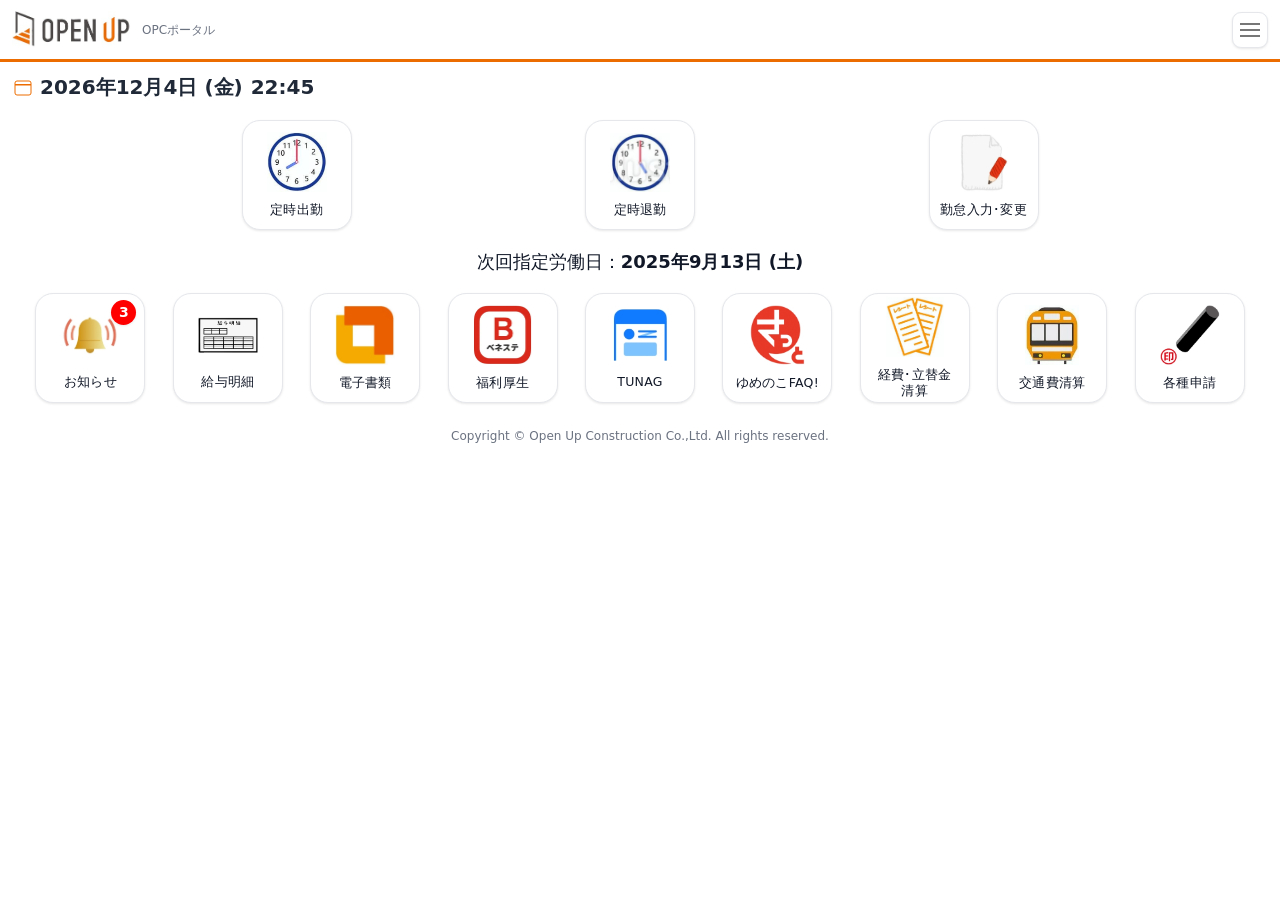
<file: portal/portal.html>
<!doctype html>
<html lang="ja">
<head>
	<meta charset="utf-8" />
	<meta name="viewport" content="width=device-width, initial-scale=1" />
	<title>OPCポータル</title>
	<link rel="stylesheet" href="./css/portal_styles.css" />
</head>
<body>
	<main class="app" role="application">
		<!-- Header -->
		<header class="topbar" aria-label="ヘッダー">
			<div class="brand">
				<img class="brand__logo" src="./img/openup.jpg" alt="OPCポータル">
				<span class="brand__url">OPCポータル</span>
			</div>
			<button class="menu-btn" id="btnMenu" aria-haspopup="dialog" aria-expanded="false" aria-controls="menuSheet">
				<img src="data:image/svg+xml;utf8,
					<svg xmlns='http://www.w3.org/2000/svg' width='20' height='20'>
						<rect y='3' width='20' height='2' fill='%23777'/>
						<rect y='9' width='20' height='2' fill='%23777'/>
						<rect y='15' width='20' height='2' fill='%23777'/>
					</svg>" alt="">
			</button>
		</header>
		<!--div class="brandline" aria-hidden="true"></div-->

		<!-- Now -->
		<section class="datestrip" aria-label="日付と時刻">
			<div class="datestrip_date">
				<img src="data:image/svg+xml;utf8,
					<svg xmlns='http://www.w3.org/2000/svg' width='18' height='18'>
						<rect x='1' y='3' width='16' height='14' rx='2' ry='2' fill='%23ffffff' stroke='%23ed6c00'/>
						<rect x='1' y='6' width='16' height='1.5' fill='%23ed6c00'/>
					</svg>" alt="" width="18" height="18">
				<span id="todayText">javacriptで現在日描画</span><span id="clockText">javascriptで時刻描画</span>
			</div>	
		</section>

		<!-- Main(ここが1frの中身) -->
		<div class="main">
			<!-- 勤怠タイル -->
			<section class="section section--att" aria-label="勤怠メニュー">
				<div class="tiles">
					<div class="tile" role="button" tabindex="0" aria-label="出勤">
						<img alt="" src="./img/start.jpg"><div class="tile__label">定時出勤</div>
					</div>
					<div class="tile" role="button" tabindex="0" aria-label="退勤する">
						<img alt="" src="./img/end.jpg"><div class="tile__label">定時退勤</div>
					</div>
					<div class="tile" role="button" tabindex="0" aria-label="勤怠入力">
						<img alt="" src="./img/kintai.jpg"><div class="tile__label">勤怠入力･変更</div>
					</div>
				</div>
			</section>

			<!-- 次回指定労働日（テキスト／中央寄せ） -->
			<p class="nextday">次回指定労働日：<strong id="nextWorkday">2025年9月13日 (土)</strong></p>

			<!-- アプリメニュー（均等配置） -->
			<section class="section" aria-label="アプリメニュー">
				<div class="tiles">
					<div class="tile" aria-label="お知らせ">
						<span class="badge" id="badge-notice" data-count="3" hidden>0</span>
						<img alt="" src="./img/info.jpg"><div class="tile__label">お知らせ</div>
					</div>
					<div class="tile" aria-label="給与明細">
						<img alt="" src="./img/kyuyo.jpg"><div class="tile__label">給与明細</div>
					</div>
					<div class="tile" aria-label="書類回収・送信">
						<img alt="" src="./img/denshi.jpg"><div class="tile__label">電子書類</div>
					</div>
					<div class="tile" aria-label="福利厚生">
						<img alt="" src="./img/benesta.jpg"><div class="tile__label">福利厚生</div>
					</div>
					<div class="tile" aria-label="TUNAG">
						<img alt="" src="./img/tunag.jpg"><div class="tile__label">TUNAG</div>
					</div>
					<div class="tile" aria-label="ゆめのこFAQ!">
						<img alt="" src="./img/faq.jpg"><div class="tile__label">ゆめのこFAQ!</div>
					</div>
					<div class="tile" aria-label="経費清算">
						<img alt="" src="./img/receipt.jpg"><div class="tile__label">経費･立替金<br>清算</div>
					</div>
					<div class="tile" aria-label="交通費清算">
						<img alt="" src="./img/train.jpg"><div class="tile__label">交通費清算</div>
					</div>
					<div class="tile" aria-label="各種申請">
						<img alt="" src="./img/shinsei.jpg"><div class="tile__label">各種申請</div>
					</div>
					<!--
					<div class="tile" aria-label="">
						<img alt="" src="./img/green.jpg"><div class="tile__label">アイコン10</div>
					</div>
					<div class="tile" aria-label="">
						<img alt="" src="./img/purple.jpg"><div class="tile__label">アイコン11</div>
					</div>
					<div class="tile" aria-label="">
						<img alt="" src="./img/blue.jpg"><div class="tile__label">アイコン12</div>
					</div>
					-->
				</div>
			</section>
			<div class="footer-note">Copyright © Open Up Construction Co.,Ltd. All rights reserved.</div>
		</div> <!-- /.main -->
	</main>

	<!-- Overlay Menu（共通／イメージ準拠） -->
	<div class="overlay" id="overlay" aria-hidden="true">
		<div class="sheet" id="menuSheet" role="dialog" aria-modal="true" aria-labelledby="menuTitle">
			<header id="menuTitle">
				<span class="emp-code" id="empCode">32129</span>
				<span class="emp-name" id="empName">夢真 太郎</span>
			</header>
			<ul>
				<li>
					<button class="menuitem" type="button" id="miEmail">
						<div class="menuitem-row">
							<span class="menuicon">
								<svg viewBox="0 0 24 24" aria-hidden="true">
									<rect x="3" y="5" width="18" height="14" rx="2"></rect>
									<polyline points="3,7 12,13 21,7"></polyline>
								</svg>
							</span>
							<span>メールアドレス設定</span>
						</div>
						<div class="menuitem-sub" id="empEmail">taro_yumeshin@gmail.com</div>
					</button>
				</li>
				<li>
					<button class="menuitem" type="button" id="miPassword">
						<div class="menuitem-row">
							<span class="menuicon">
								<!-- ★ 鍵アイコン：丸環＋軸＋二段ギザ（より鍵らしく） -->
								<svg viewBox="0 0 24 24" aria-hidden="true">
									<g stroke-linecap="round" stroke-linejoin="round">
										<circle cx="7" cy="12" r="3"></circle>
										<path d="M10 12H20"></path>
										<polyline points="16,12 16,15 18,15"></polyline>
										<polyline points="19,12 19,15 21,15"></polyline>
									</g>
								</svg>
							</span>
							<span>パスワード設定</span>
						</div>
					</button>
				</li>
				<li>
					<button class="menuitem" type="button" id="miLogout">
						<div class="menuitem-row">
							<span class="menuicon">
								<svg viewBox="0 0 24 24" aria-hidden="true">
									<rect x="3" y="4" width="10" height="16" rx="2"></rect>
									<path d="M13 12h8"></path>
									<path d="M19 8l4 4-4 4"></path>
								</svg>
							</span>
							<span>ログアウト</span>
						</div>
					</button>
				</li>
			</ul>
		</div>
	</div>

	<!-- 共通関数 -->
	<script src="./js/portal_utils.js"></script>
	<script src="./js/overlay_menu.js"></script>

	<!-- ページ固有の初期化 -->
	<script>
		// 日付・時刻
		const todayText = document.getElementById('todayText');
		const clockText = document.getElementById('clockText');
		function tick(){
			const now = new Date();
			todayText.textContent = window.formatDateJP(now);
			clockText.textContent = window.formatTime(now);
		}
		tick();
		setInterval(tick, 10_000);

		// バッジ初期表示：?notice= > data-count の優先順
		document.addEventListener('DOMContentLoaded', () => {
			const qs = new URLSearchParams(location.search);
			const qsNotice = qs.get('notice');
			const el = document.getElementById('badge-notice');
			const initial = qsNotice !== null
				? parseInt(qsNotice, 10) || 0
				: parseInt(el?.dataset.count || '0', 10);
			window.updateBadge('badge-notice', initial);
		});

		// 共通オーバーレイメニュー初期化
		initOverlayMenu(); // プロフィールの動的差し替えが不要なら引数なしでOK
	</script>
</body>
</html>
</file>
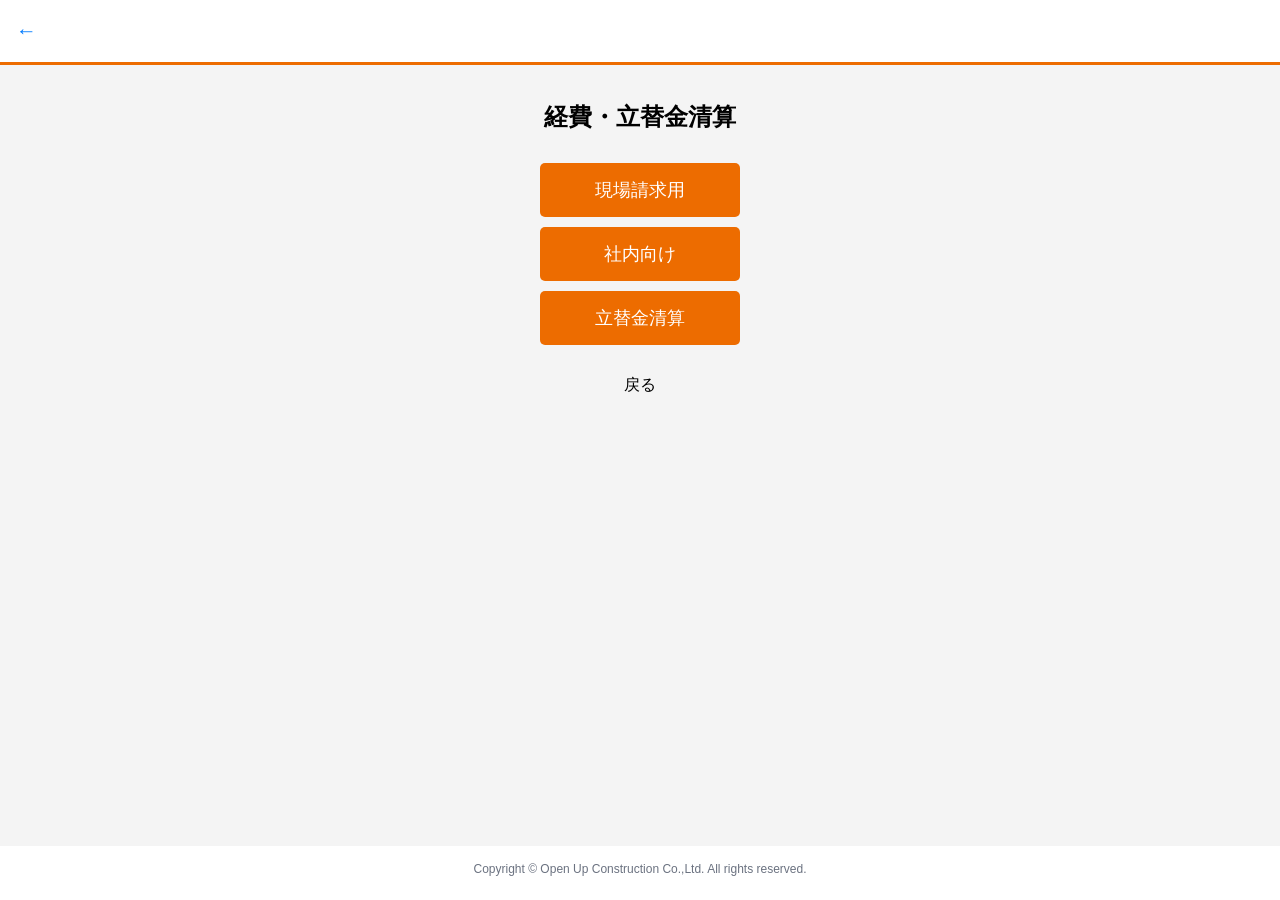
<file: settlement/index-s.html>
<!DOCTYPE html>
<html lang="ja">
<head>
    <meta charset="UTF-8">
    <meta name="viewport" content="width=device-width, initial-scale=1.0">
    <title>経費・立替金清算</title>
    <link rel="stylesheet" href="styles-s.css">
</head>
<body>
    <header class="topbar">
        <button class="back-button" onclick="history.back()">←</button>
    </header>
    <div class="container">
        <h1>経費・立替金清算</h1>
        <button class="btn" onclick="location.href='https://stggweb.yumeshin.co.jp/transportation-fee'">現場請求用</button>
        <button class="btn" onclick="location.href='https://stggweb.yumeshin.co.jp/transportation-fee?mode=yume'">社内向け</button>
        <button class="btn" onclick="location.href='https://stggweb.yumeshin.co.jp/advance-payment/search'">立替金清算</button>
        <a href="javascript:void(0);" class="back-link" onclick="handleBack()">戻る</a>
    </div>
    <footer class="footer-note">
        Copyright © Open Up Construction Co.,Ltd. All rights reserved.
    </footer>
    <script src="script-s.js"></script>
</body>

</html>
</file>
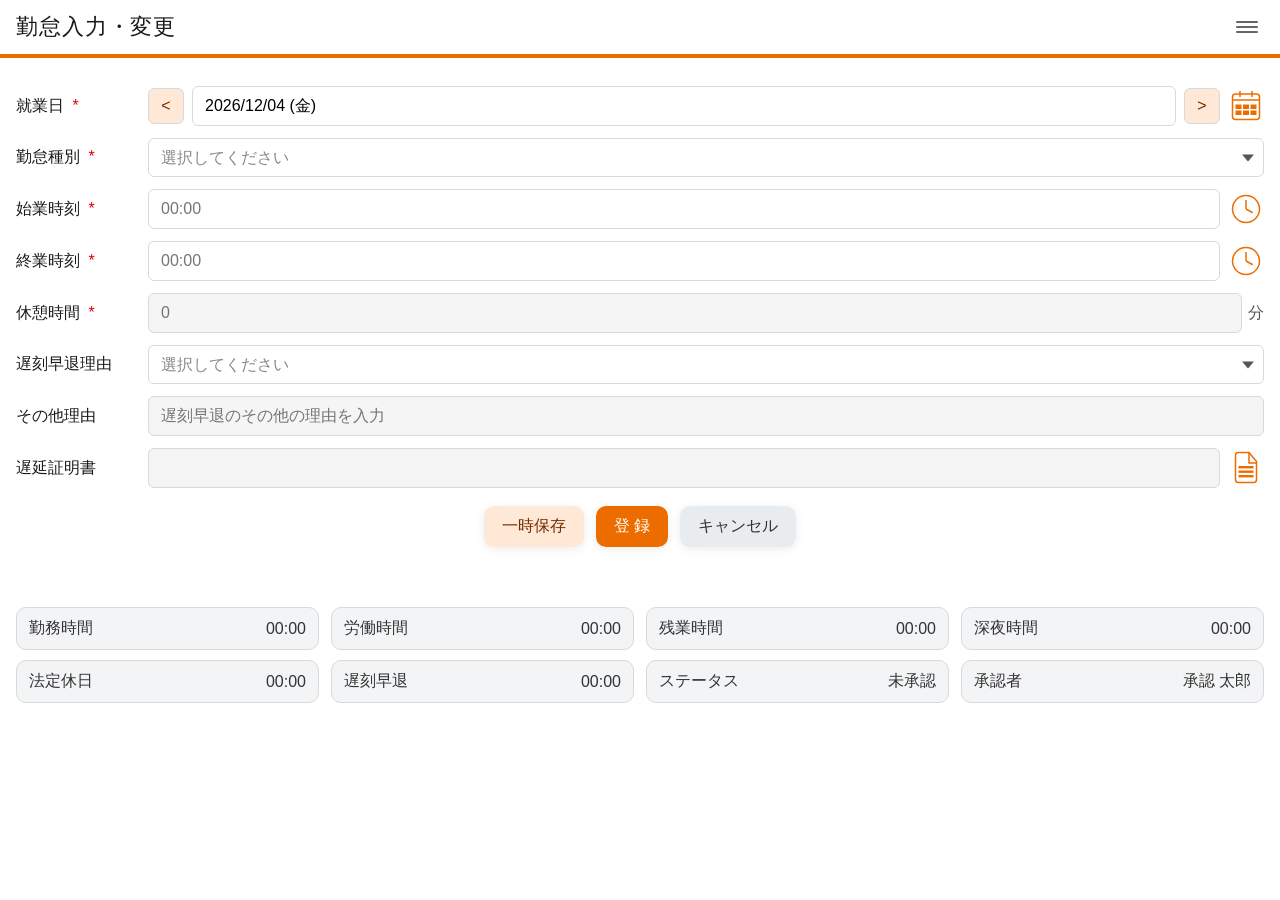
<file: source/kintai/attendance.html>
<!DOCTYPE html>
<html lang="ja">
<head>
	<meta charset="UTF-8">
	<meta name="viewport" content="width=device-width, initial-scale=1">
	<title>勤怠入力・変更</title>
	<link rel="stylesheet" href="./attendance.css">
</head>
<body>
	<!-- ===== Header（既存画面と同構造／太字なし） ===== -->
	<header class="masthead">
		<div class="masthead__inner">
			<h1 class="masthead__title">勤怠入力・変更</h1>
			<button class="masthead__menu" aria-label="メニュー" type="button">
				<span class="masthead__menu-bar"></span>
				<span class="masthead__menu-bar"></span>
				<span class="masthead__menu-bar"></span>
			</button>
		</div>
		<div class="brandline" aria-hidden="true"></div>
	</header>

	<main class="container">
		<form id="attendanceForm" novalidate>
			<!-- 就業日 -->
			<div class="form-row">
				<label class="req">就業日</label>
				<div class="date-field">
					<button class="nav-day" data-dir="-1" type="button" aria-label="前日へ">&lt;</button>

					<input id="workDateText" type="text" inputmode="text" placeholder="yyyy/mm/dd (曜)">

					<button class="nav-day" data-dir="1" type="button" aria-label="翌日へ">&gt;</button>

					<!-- カレンダーボタン（枠なし・ブランドカラー） -->
					<button id="btnCalendar" class="icon-btn plain" type="button" aria-label="カレンダーを開く">
						<svg width="20" height="20" viewBox="0 0 24 24" aria-hidden="true">
							<rect x="3" y="4" width="18" height="17" rx="2" ry="2" fill="none" stroke="currentColor"/>
							<line x1="3" y1="8" x2="21" y2="8" stroke="currentColor"/>
							<line x1="8" y1="2" x2="8" y2="6" stroke="currentColor"/>
							<line x1="16" y1="2" x2="16" y2="6" stroke="currentColor"/>
							<rect x="5" y="11" width="4" height="3" fill="currentColor"/>
							<rect x="10" y="11" width="4" height="3" fill="currentColor"/>
							<rect x="15" y="11" width="4" height="3" fill="currentColor"/>
							<rect x="5" y="15" width="4" height="3" fill="currentColor"/>
							<rect x="10" y="15" width="4" height="3" fill="currentColor"/>
							<rect x="15" y="15" width="4" height="3" fill="currentColor"/>
						</svg>
					</button>
					<!-- フォールバック用のネイティブ date（表示はしない） -->
					<input id="workDate" type="date" class="visually-hidden" aria-hidden="true" tabindex="-1">

					<!-- カスタム・カレンダー（和暦なし、タイトル yyyy/09） -->
					<div id="calendarOverlay" class="cal-overlay" aria-hidden="true" role="dialog">
						<div class="cal-head">
							<button type="button" class="cal-nav prev" aria-label="前の月">‹</button>
							<div class="cal-title"></div>
							<button type="button" class="cal-nav next" aria-label="次の月">›</button>
						</div>
						<div class="cal-grid">
							<div class="dow">日</div><div class="dow">月</div><div class="dow">火</div><div class="dow">水</div>
							<div class="dow">木</div><div class="dow">金</div><div class="dow">土</div>
							<!-- 日付セルは JS で描画 -->
						</div>
					</div>
				</div>
			</div>

			<!-- 勤怠種別 -->
			<div class="form-row">
				<label class="req">勤怠種別</label>
				<div class="select-wrap">
					<select id="attendanceType" required>
						<option value="" selected>選択してください</option>
						<option>出勤</option>
						<option>有休</option>
						<option>半休</option>
						<option>振替出勤</option>
						<option>振替休日</option>
						<option>週跨ぎ振替出勤</option>
						<option>週跨ぎ振替休日</option>
						<option>現場全休</option>
						<option>特別</option>
						<option>待機</option>
						<option>指定日(研修)</option>
					</select>
					<span class="select-caret"></span>
				</div>
			</div>

			<!-- 始業時刻（単一テキスト＋オーバーレイ） -->
			<div class="form-row">
				<label class="req">始業時刻</label>
				<div class="time-field" data-name="startTime">
					<input id="startTimeText" type="text" placeholder="00:00">
					<button class="icon-btn clock" type="button" aria-label="始業時刻を選択">
						<svg width="100%" height="100%" viewBox="0 0 24 24" aria-hidden="true">
							<circle cx="12" cy="12" r="9" fill="none" stroke="currentColor"/>
							<line x1="12" y1="6" x2="12" y2="12" stroke="currentColor"/>
							<line x1="12" y1="12" x2="16.5" y2="14.5" stroke="currentColor"/>
						</svg>
					</button>
					<div class="time-overlay" role="dialog" aria-hidden="true">
						<div class="time-overlay__header">
							<div class="pill hh-pill">00</div>
							<div class="pill mm-pill">00</div>
						</div>
						<div class="time-overlay__lists">
							<ul class="list hh"></ul>
							<ul class="list mm"></ul>
						</div>
					</div>
				</div>
			</div>

			<!-- 終業時刻（単一テキスト＋オーバーレイ） -->
			<div class="form-row">
				<label class="req">終業時刻</label>
				<div class="time-field" data-name="endTime">
					<input id="endTimeText" type="text" placeholder="00:00">
					<button class="icon-btn clock" type="button" aria-label="終業時刻を選択">
						<svg width="100%" height="100%" viewBox="0 0 24 24" aria-hidden="true">
							<circle cx="12" cy="12" r="9" fill="none" stroke="currentColor"/>
							<line x1="12" y1="6" x2="12" y2="12" stroke="currentColor"/>
							<line x1="12" y1="12" x2="16.5" y2="14.5" stroke="currentColor"/>
						</svg>
					</button>
					<div class="time-overlay" role="dialog" aria-hidden="true">
						<div class="time-overlay__header">
							<div class="pill hh-pill">00</div>
							<div class="pill mm-pill">00</div>
						</div>
						<div class="time-overlay__lists">
							<ul class="list hh"></ul>
							<ul class="list mm"></ul>
						</div>
					</div>
				</div>
			</div>

			<!-- 休憩時間（合計分） -->
			<div class="form-row">
				<label class="req">休憩時間</label>
				<div class="rest-total-field">
					<input id="restTotal" type="text" value="" placeholder="0" readonly>
					<span class="unit">分</span>
				</div>
			</div>

			<!-- 遅刻早退理由 -->
			<div class="form-row">
				<label>遅刻早退理由</label>
				<div class="select-wrap">
					<select id="lateReason">
						<option value="" selected>選択してください</option>
						<option>現場都合</option>
						<option>自己都合</option>
						<option>電車遅延</option>
						<option>契約に準ずる（変則）</option>
						<option>時短（産育介護）</option>
						<option>その他（その他理由を入力）</option>
					</select>
					<span class="select-caret"></span>
				</div>
			</div>

			<!-- その他理由 -->
			<div class="form-row">
				<label>その他理由</label>
				<input id="lateReasonOther" type="text" placeholder="遅刻早退のその他の理由を入力" disabled>
			</div>

			<!-- 遅延証明書 -->
			<div class="form-row">
				<label>遅延証明書</label>
				<div class="file-field">
					<input id="delayFile" type="file" hidden>
					<input id="delayFileName" type="text" placeholder="" readonly>
					<button id="btnAttach" type="button" class="icon-btn plain" aria-label="ファイルを添付">
						<svg width="20" height="20" viewBox="0 0 24 24" aria-hidden="true">
							<!-- 外枠（書類） -->
							<path d="M14 3H7a2 2 0 0 0-2 2v16a2 2 0 0 0 2 2h10a2 2 0 0 0 2-2V9l-5-6z" fill="none" stroke="currentColor"/>
							<!-- 折り返し -->
							<path d="M14 3v7h5" fill="none" stroke="currentColor"/>
							<!-- 罫線 -->
							<rect x="7" y="12" width="10" height="1.6" fill="currentColor"/>
							<rect x="7" y="15" width="10" height="1.6" fill="currentColor"/>
							<rect x="7" y="18" width="10" height="1.6" fill="currentColor"/>
						</svg>
					</button>
				</div>
			</div>

			<!-- ボタン群（中央寄せ） -->
			<div class="actions">
				<div class="actions__inner">
					<button id="btnDraft" type="button" class="btn btn-ghost">一時保存</button>
					<button id="btnSubmit" type="button" class="btn btn-primary">登 録</button>
					<button id="btnCancel" type="button" class="btn btn-cancel">キャンセル</button>
				</div>
			</div>

			<!-- アラート表示領域 -->
			<div id="alertArea" class="alert" role="alert" aria-live="polite"></div>

			<!-- サマリー（表示のみ） -->
			<section class="summary">
				<div class="summary-row">
					<div class="summary-item"><span>勤務時間</span><span>00:00</span></div>
					<div class="summary-item"><span>労働時間</span><span>00:00</span></div>
					<div class="summary-item"><span>残業時間</span><span>00:00</span></div>
					<div class="summary-item"><span>深夜時間</span><span>00:00</span></div>
				</div>
				<div class="summary-row">
					<div class="summary-item"><span>法定休日</span><span>00:00</span></div>
					<div class="summary-item"><span>遅刻早退</span><span>00:00</span></div>
					<div class="summary-item"><span>ステータス</span><span>未承認</span></div>
					<div class="summary-item"><span>承認者</span><span>承認 太郎</span></div>
				</div>
			</section>
		</form>
	</main>

	<!-- ===== 休憩時間入力フォーム（新） ===== -->
	<div id="restModal" class="modal" aria-hidden="true">
		<div class="modal__sheet" role="dialog" aria-modal="true" aria-label="休憩時間入力フォーム">
			<div class="modal__body">
				<div class="rest-head">
					<div>　</div>
					<div>休憩開始時刻</div>
					<div>休憩終了時刻</div>
					<div>　</div>
				</div>
				<div class="rest-grid" id="restRows"></div>
				<div class="modal__actions rest-actions">
					<button id="btnRestSave" type="button" class="btn btn-primary">登 録</button>
					<button id="btnRestAdd" type="button" class="btn btn-ghost soft">休憩追加</button>
					<button id="btnRestCancel" type="button" class="btn btn-cancel">キャンセル</button>
				</div>
			</div>
		</div>
	</div>

	<script src="./attendance.js"></script>
</body>
</html>
</file>
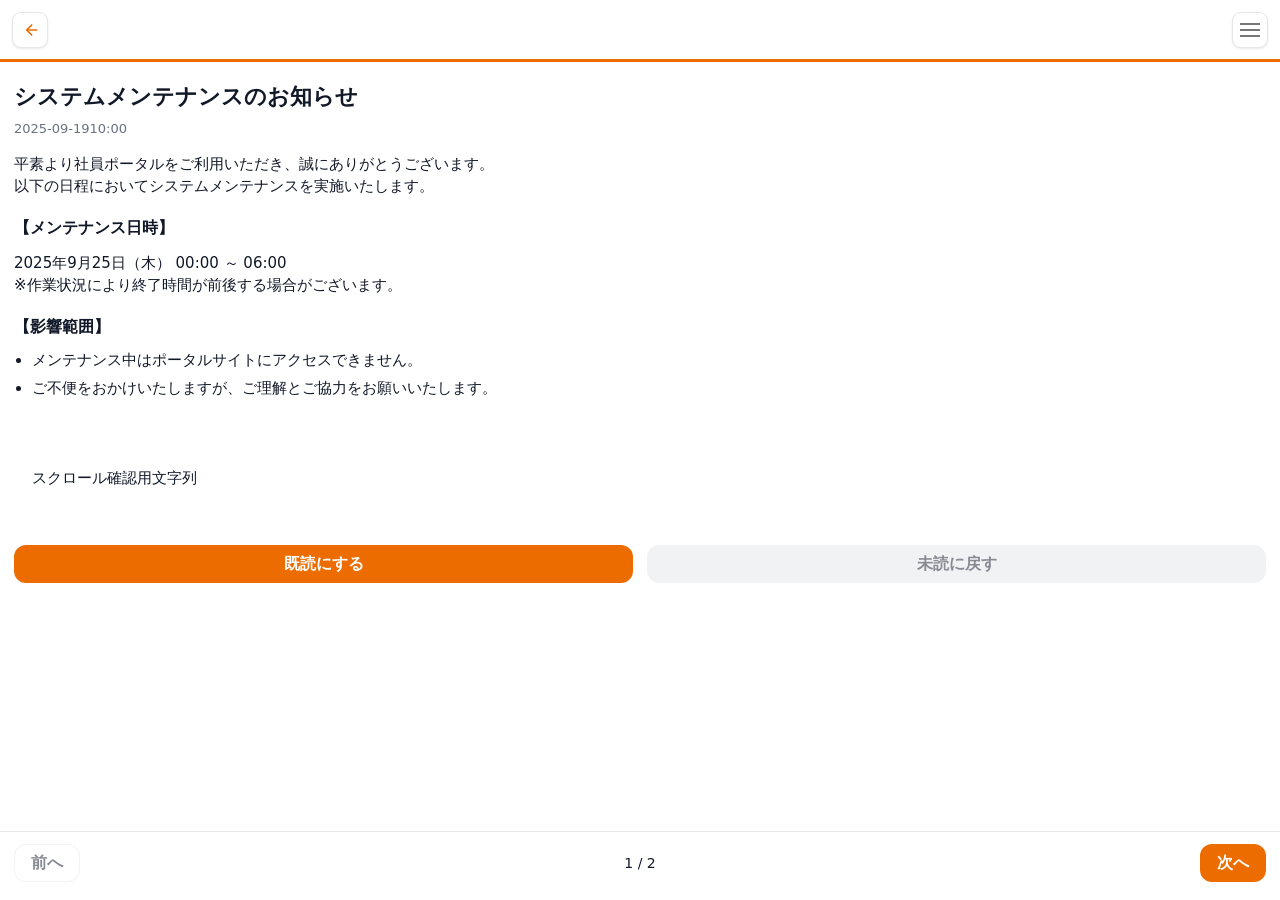
<file: source/notice/notice-detail.html>
<!doctype html>
<html lang="ja">
<head>
	<meta charset="utf-8" />
	<meta name="viewport" content="width=device-width, initial-scale=1" />
	<title>お知らせ詳細</title>
	<link rel="stylesheet" href="./css/notice_styles.css" />
</head>
<body>
	<main class="app detail" role="application">
		<!-- Header -->
		<header class="topbar" aria-label="ヘッダー">
			<a class="backlink" href="notice-list.html" aria-label="お知らせ一覧に戻る">
				<svg viewBox="0 0 24 24" aria-hidden="true">
					<!-- 左矢印：くの字＋シャフト -->
					<polyline points="14,6 8,12 14,18"></polyline>
					<line x1="9" y1="12" x2="20" y2="12"></line>
				</svg>
			</a>
			<button class="menu-btn" id="btnMenu" aria-haspopup="dialog" aria-expanded="false" aria-controls="menuSheet">
				<img src="data:image/svg+xml;utf8,
					<svg xmlns='http://www.w3.org/2000/svg' width='20' height='20'>
						<rect y='3' width='20' height='2' fill='%23777'/>
						<rect y='9' width='20' height='2' fill='%23777'/>
						<rect y='15' width='20' height='2' fill='%23777'/>
					</svg>" alt="">
			</button>
		</header>
		<!--div class="brandline" aria-hidden="true"></div-->

		<!-- Main -->
		<div class="main detail-main">
			<div class="detail-scroll">
				<section class="article" id="article">
					<h1 class="article__title" id="artTitle">タイトル</h1>
					<div class="article__meta" id="artMeta">0000-00-00 00:00</div>
					<div class="article__body" id="artBody"></div>
				</section>

				<div class="notice-actions">
					<button id="btnMarkRead" class="btn btn-primary" type="button">既読にする</button>
					<button id="btnMarkUnread" class="btn btn-secondary" type="button">未読に戻す</button>
				</div>
			</div>

			<div class="pager">
				<button id="btnPrev" class="btn btn-secondary">前へ</button>
				<div class="page-indicator" id="pageIndicator">1 / 1</div>
				<button id="btnNext" class="btn btn-primary">次へ</button>
			</div>
		</div>
	</main>

	<!-- Overlay Menu（共通／イメージ準拠） -->
	<div class="overlay" id="overlay" aria-hidden="true">
		<div class="sheet" id="menuSheet" role="dialog" aria-modal="true" aria-labelledby="menuTitle">
			<header id="menuTitle">
				<span class="emp-code" id="empCode">32129</span>
				<span class="emp-name" id="empName">夢真 太郎</span>
			</header>
			<ul>
				<li>
					<button class="menuitem" type="button" id="miEmail">
						<div class="menuitem-row">
							<span class="menuicon">
								<svg viewBox="0 0 24 24" aria-hidden="true">
									<rect x="3" y="5" width="18" height="14" rx="2"></rect>
									<polyline points="3,7 12,13 21,7"></polyline>
								</svg>
							</span>
							<span>メールアドレス設定</span>
						</div>
						<div class="menuitem-sub" id="empEmail">taro_yumeshin@gmail.com</div>
					</button>
				</li>
				<li>
					<button class="menuitem" type="button" id="miPassword">
						<div class="menuitem-row">
							<span class="menuicon">
								<!-- ★ 鍵アイコン：丸環＋軸＋二段ギザ（より鍵らしく） -->
								<svg viewBox="0 0 24 24" aria-hidden="true">
									<g stroke-linecap="round" stroke-linejoin="round">
										<circle cx="7" cy="12" r="3"></circle>
										<path d="M10 12H20"></path>
										<polyline points="16,12 16,15 18,15"></polyline>
										<polyline points="19,12 19,15 21,15"></polyline>
									</g>
								</svg>
							</span>
							<span>パスワード設定</span>
						</div>
					</button>
				</li>
				<li>
					<button class="menuitem" type="button" id="miLogout">
						<div class="menuitem-row">
							<span class="menuicon">
								<svg viewBox="0 0 24 24" aria-hidden="true">
									<rect x="3" y="4" width="10" height="16" rx="2"></rect>
									<path d="M13 12h8"></path>
									<path d="M19 8l4 4-4 4"></path>
								</svg>
							</span>
							<span>ログアウト</span>
						</div>
					</button>
				</li>
			</ul>
		</div>
	</div>

	<script src="./js/overlay_menu.js"></script>
	<script>
		/* ダミープロフィール（実装時はAPIで置換） */
		const PROFILE = { id:"32129", name:"夢真 太郎", email:"taro_yumeshin@gmail.com" };
		document.getElementById('empCode').textContent = PROFILE.id;
		document.getElementById('empName').textContent = PROFILE.name;
		document.getElementById('empEmail').textContent = PROFILE.email;

		/* ダミーデータ */
		const notices = [
			{
				id:1,title:"システムメンテナンスのお知らせ",datetime:"2025-09-19T10:00:00",unread:true,
				body:`<p>平素より社員ポータルをご利用いただき、誠にありがとうございます。<br>以下の日程においてシステムメンテナンスを実施いたします。</p>
				<h3>【メンテナンス日時】</h3><p>2025年9月25日（木） 00:00 ～ 06:00<br>※作業状況により終了時間が前後する場合がございます。</p>
				<h3>【影響範囲】</h3><ul><li>メンテナンス中はポータルサイトにアクセスできません。</li><li>ご不便をおかけいたしますが、ご理解とご協力をお願いいたします。<br><br><br><br>スクロール確認用文字列<br><br><br></li></ul>`
			},
			{ id:2,title:"新機能リリースのお知らせ",datetime:"2025-09-18T09:30:00",unread:false,body:"<p>新しい機能を追加しました。操作マニュアルをご確認ください。</p>" }
		].sort((a,b)=> new Date(b.datetime)-new Date(a.datetime));


		const qs = new URLSearchParams(location.search);
		const id = Number(qs.get('id')) || notices[0].id;
		let idx = Math.max(0, notices.findIndex(n=>n.id===id));
		const total = notices.length;

		// 現在日時描画関数
		function fmtDateTime(iso){
			const d = new Date(iso); const p=n=>String(n).padStart(2,'0');
			return `${d.getFullYear()}-${p(d.getMonth()+1)}-${p(d.getDate())
		}${p(d.getHours())}:${p(d.getMinutes())}` }

		const $title = document.getElementById('artTitle');
		const $meta = document.getElementById('artMeta');
		const $body = document.getElementById('artBody');
		const $ind = document.getElementById('pageIndicator');
		const $btnPrev = document.getElementById('btnPrev');
		const $btnNext = document.getElementById('btnNext');
		const $btnRead = document.getElementById('btnMarkRead');
		const $btnUnread = document.getElementById('btnMarkUnread');

		// 既読・未読ボタンの制御関数
		function updateActions() {
			const n = notices[idx];
			$btnRead.disabled =! n.unread;
			$btnUnread.disabled = n.unread;
		}

		// コンテンツ描画関数
		function render() {
			const n = notices[idx];
			$title.textContent = n.title;
			$meta.textContent = fmtDateTime(n.datetime);
			$body.innerHTML = n.body;
			$ind.textContent = `${idx+1} / ${total}`
			$btnPrev.disabled = idx<=0;
			$btnNext.disabled = idx>=total-1;
			const url = new URL(location.href);
			url.searchParams.set('id',n.id);
			history.replaceState(null,'',url);
			updateActions();
		}

		// ボタンの制御
		$btnRead.addEventListener('click',() => {notices[idx].unread=false;updateActions();});
		$btnUnread.addEventListener('click',() => {notices[idx].unread=true;updateActions();});
		$btnPrev.addEventListener('click',() => {if(idx>0){idx--;render();}});
		$btnNext.addEventListener('click',() => {if(idx<total-1){idx++;render();}});

		// 共通オーバーレイメニュー初期化（プロフィールも反映）
		initOverlayMenu({ profile: PROFILE });
		
		// コンテンツ描画開始
		render();
	</script>
</body>
</html>
</file>
<file: css/styles.css>
/* Reset */
*,*::before,*::after{box-sizing:border-box}
html,body{margin:0;padding:0}
img{max-width:100%;display:block}
button{background:none;border:none;font:inherit}
p{margin:0} /* pの既定余白を消す */

:root{
	--brand:#ed6c00;
	--brand-weak: rgba(237,108,0,.08);
	--text:#222; --muted:#6b7280; --border:#e5e7eb; --tile:#fff;
	--shadow:0 1px 3px rgba(0,0,0,.06),0 1px 2px rgba(0,0,0,.04);
	--radius-lg:18px;
	--maxw:1280px;
	--tile-size:110px;  /* タイル固定サイズ（幅=高さ） */
	--gap:12px;
}

body{
	background:#f3f4f6; color:var(--text);
	font-family:system-ui,-apple-system,"Segoe UI",Roboto,"Helvetica Neue",Arial,
		"Noto Sans JP","Hiragino Kaku Gothic ProN","Yu Gothic UI","Yu Gothic",Meiryo,sans-serif;
	line-height:1.5;
}

/* App shell（3行目1frは“メインラッパー”専用） */
.app{
	max-width:var(--maxw); margin:0 auto; min-height:100dvh; background:#fff;
	display:grid; grid-template-rows:auto auto 1fr; /* header / datestrip / main */
	box-shadow:var(--shadow);
}

/* Topbar */
.topbar{
	display:grid; grid-template-columns:1fr auto; align-items:center; gap:12px;
	padding:10px 12px; border-bottom:1px solid var(--border); background:#fff;
}
.brand{display:flex;align-items:center;gap:10px}
.brand__logo{width:120px;height:40px;object-fit:contain;background:#fff;border-radius:6px}
.brand__url{display:none;color:var(--muted);font-size:12px}
@media (min-width:640px){ .brand__url{display:block} }
.menu-btn{width:36px;height:36px;border-radius:9px;border:1px solid var(--border);
	background:#fff;box-shadow:var(--shadow);display:grid;place-items:center;cursor:pointer}
.menu-btn img{width:20px;height:20px}

/* Date strip */
.datestrip{
	background:#fff;color:#1f2937; display:flex;align-items:center;justify-content:space-between;
	padding:10px 14px; border-top:3px solid var(--brand); 
	/*border-bottom:1px solid var(--border);*/
}
.datestrip__date{display:flex;align-items:center;gap:8px;font-weight:700;font-size:20px}
/*.datestrip__time{font-weight:700;font-variant-numeric:tabular-nums}*/

/* メイン内容のラッパー */
.main{ display:block; }

/* セクション共通パディング */
.section{ padding:14px; }
.section--att{ padding-bottom:8px; } /* 次のテキストと詰める */

/* ▼ タイル並び：横幅に合わせて“均等”配置（各行でspace-evenly） */
.tiles{
	display:flex;
	flex-wrap:wrap;
	justify-content:space-evenly;  /* 横方向を均等配置 */
	align-content:flex-start;
	row-gap:var(--gap);            /* 行間だけ固定 */
	column-gap:0;                  /* 横はspace-evenlyに任せる */
}

/* タイル本体（固定正方形） */
.tile{
	position:relative; width:var(--tile-size); height:var(--tile-size);
	background:var(--tile); border:1px solid var(--border); border-radius:var(--radius-lg);
	box-shadow:var(--shadow); padding:12px 10px;
	display:flex; flex-direction:column; align-items:center; justify-content:center;
	gap:10px; text-align:center; transition:transform .08s ease,background .2s ease;
	overflow:hidden; cursor:default;
}
.tile:hover{ background:#fafafa; transform:translateY(-1px); }
.tile img{ width:60px; height:60px; object-fit:contain; }
.tile__label{
	font-size:12.5px;color:#111827;line-height:1.25;letter-spacing:.02em;
	display:grid;
	/*display:-webkit-box; -webkit-line-clamp:2; -webkit-box-orient:vertical; overflow:hidden; */
}
.badge{
	position:absolute; top:6px; right:8px; min-width:25px; height:25px; padding:0 5px;
	border-radius:999px; background:#ff0000; color:#fff; font-weight:700; font-size:14px;
	display:grid; place-items:center; box-shadow:var(--shadow);
}
.badge[hidden]{display:none}

/* 次回指定労働日（テキスト行：中央寄せ） */
.nextday{
	padding:30px 14px 10px;
	color:#111827;
	font-size:18px;
	text-align:center;
}
.nextday strong{ font-weight:700; }

/* Footer note */
.footer-note{ padding:16px 14px 24px; font-size:12px; color:#6b7280; text-align:center; }

/* Overlay menu */
.overlay{position:fixed;inset:0;background:rgba(0,0,0,.38);display:none;z-index:50}
.overlay[aria-hidden="false"]{display:block}
.sheet{
	position:absolute;top:12px;right:12px;width:220px;background:#fff;border:1px solid var(--border);
	border-radius:16px;box-shadow:0 10px 30px rgba(0,0,0,.18);overflow:hidden;animation:pop .12s ease;
}
@keyframes pop{from{opacity:0;transform:scale(.98)}to{opacity:1;transform:scale(1)}}
.sheet header{padding:10px 14px;font-weight:700;border-bottom:1px solid var(--border);background:var(--brand-weak)}
.sheet ul{list-style:none;margin:0;padding:6px}
.sheet li{margin:2px 0}
.sheet button.menuitem{width:100%;text-align:left;padding:10px 12px;border-radius:10px;cursor:pointer}
.sheet button.menuitem:hover{background:#f9fafb}
.sheet button.menuitem img{width:18px;height:18px;margin-right:8px;vertical-align:-4px}
</file>
<file: application/styles-a.css>
:root {
    --topbar-h: 62px; /* 固定高さを62pxに設定 */
    --brand: #ED6C00; /* ブランドカラーを設定 */
}

body {
    font-family: Arial, sans-serif;
    background-color: #f4f4f4;
    margin: 0;
    padding: 0;
    display: flex;
    flex-direction: column;
    min-height: 100vh; /* ビューポートの高さを100%に */
}

.topbar {
    display: grid;
    grid-template-columns: 1fr auto;
    align-items: center;
    gap: 12px;
    height: var(--topbar-h); /* 固定高さ */
    padding: 0 12px; /* 垂直パディングは0にして高さを一定に */
    border-bottom: 3px solid var(--brand);
    background: #fff;
}

.back-button {
    position: absolute;
    left: 10px;
    background: none;
    border: none;
    color: #007bff;
    font-size: 1.3rem;
    cursor: pointer;
}

.bar {
    height: 3px;
    width: 25px;
    background-color: var(--brand);
    margin: 3px 0;
}

.container {
    flex: 1; /* コンテンツ部分が残りのスペースを占める */
    text-align: center;
    margin-top: 20px; /* ヘッダーの下にスペースを追加 */
}

h1 {
    font-size: 24px;
    margin-bottom: 30px;
}

.btn {
    display: block;
    background-color: var(--brand); /* ボタンの背景色をブランドカラーに変更 */
    color: white;
    border: none;
    padding: 15px 20px;
    margin: 10px auto;
    font-size: 18px;
    cursor: pointer;
    width: 200px;
    border-radius: 5px;
}

.btn:hover {
    background-color: #d65a00; /* ホバー時の色を少し暗くする */
}

.back-link {
    display: inline-block;
    margin-top: 20px;
    font-size: 16px;
    color: black; /* フォントカラーを黒に変更 */
    text-decoration: none; /* 下線を消す */
}

.back-link:hover {
    text-decoration: underline; /* ホバー時に下線を表示 */
}

.footer-note {
    padding: 16px 14px 24px;
    font-size: 12px;
    color: #6b7280;
    text-align: center;
    background-color: #ffffff; /* フッターの背景色を追加 */

}
</file>
<file: portal/css/login_styles.css>
:root {
	--brand: #ed6c00;
	--brand-ink: #ffffff;
	--ink: #222;
	--ink-weak: #666;
	--bg: #ffffff;
	--card: #ffffff;
	--border: #e6e6e9;
	--focus: 2px solid #2a7fff;
	--danger: #d32f2f; /* 視認性の高い赤 */
}

@media (prefers-color-scheme: dark) {
	:root {
		--ink: #f3f4f6;
		--ink-weak: #a9abb2;
		--bg: #0f1115;
		--card: #151821;
		--border: #242937;
	}
}

*,
*::before,
*::after {
	box-sizing: border-box;
}

html, body {
	height: 100%;
}

body {
	margin: 0;
	font-family: ui-sans-serif, system-ui, -apple-system, "Segoe UI", Roboto, "Helvetica Neue", "Hiragino Kaku Gothic ProN", "Noto Sans JP", "Yu Gothic UI", "Yu Gothic", Meiryo, Arial, sans-serif;
	color: var(--ink);
	background: var(--bg);
	line-height: 1.55;
}

.shell {
	min-height: 100dvh;
	display: grid;
	grid-template-rows: auto 1fr auto;
	place-items: center;
	padding: max(24px, env(safe-area-inset-top)) clamp(16px, 4vw, 32px) max(24px, env(safe-area-inset-bottom));
}

.brand {
	width: 100%;
	max-width: 420px;
	display: flex;
	justify-content: center;
	align-items: center;
	margin-bottom: 16px;
}

.logo {
	max-width: 240px;
	height: auto;
	background:#ffffff;
}

.card {
	width: 100%;
	max-width: 420px;
	background: var(--card);
	border: 1px solid var(--border);
	border-radius: 16px;
	padding: clamp(16px, 4vw, 28px);
	box-shadow:
		0 0.5px 1.2px rgba(0,0,0,0.08),
		0 8px 24px rgba(0,0,0,0.06);
}

.field { margin-bottom: 14px; }

.field label {
	display: block;
	font-size: 12px;
	color: var(--ink-weak);
	margin: 0 0 6px;
}

.field input {
	width: 100%;
	appearance: none;
	border: 1px solid var(--border);
	border-radius: 10px;
	padding: 14px 12px;
	font-size: 16px;
	background: #fff3ec; /* イメージ準拠の淡い背景 */
	outline: none;
	transition: border-color .15s ease, box-shadow .15s ease, background .2s ease;
}

@media (prefers-color-scheme: dark) {
	.field input {
		background: #241c17;
		color: var(--ink);
	}
}

.field input:focus {
	border-color: var(--brand);
	box-shadow: 0 0 0 4px rgb(237 108 0 / 18%);
}

.help-row {
	display: flex;
	gap: 12px;
	justify-content: flex-end;
	margin-top: 6px;
}

.help-row a {
	font-size: 12px;
	color: var(--brand);
	text-decoration: none;
}
.help-row a:hover { text-decoration: underline; }

.row {
	display: flex;
	gap: 12px;
	align-items: center;
	margin: 8px 0 16px;
}
.row.between { justify-content: space-between; }

.check {
	display: inline-flex;
	align-items: center;
	gap: 8px;
	font-size: 14px;
	color: var(--ink-weak);
	user-select: none;
}

button {
	font: inherit;
	border: none;
	cursor: pointer;
	border-radius: 12px;
	padding: 14px 16px;
}

button:focus-visible {
	outline: var(--focus);
	outline-offset: 2px;
}

.primary {
	width: 100%;
	background: var(--brand);
	color: var(--brand-ink);
	font-weight: 700;
	letter-spacing: .02em;
}
.primary:disabled { opacity: .5; cursor: not-allowed; }

.ghost {
	background: transparent;
	color: var(--brand);
	border: 1px solid var(--brand);
	padding: 10px 12px;
	font-size: 14px;
}

.outline {
	background: transparent;
	color: var(--ink);
	border: 1px dashed var(--border);
}

.post-login {
	margin-top: 10px;
	display: grid;
	gap: 8px;
}

.hint {
	margin: 0;
	font-size: 13px;
	color: var(--ink-weak);
}

.message {
	min-height: 1.25em;
	margin-top: 10px;
	font-size: 14px;
	color: var(--ink-weak);
}

/* 既存の .message の後に置いて上書きさせる */
.message[data-type="error"] {
	color: var(--danger);
	font-weight: 600; /* 任意：少し強調したい場合 */
}

/* Footer note */
.footer-note {
	width: 100%;
	max-width: 420px;
	padding:0px 0px 0px;
	font-size:12px;
	color:#6b7280;
	text-align:center;
}

.foot {
	width: 100%;
	max-width: 420px;
	margin-top: 20px;
	display: flex;
	gap: 10px;
	align-items: center;
	justify-content: center;
	color: var(--ink-weak);
}

.foot-icon { opacity: .45; }

.noscript {
	margin: 0;
	padding: 8px 12px;
	background: #ffe8e8;
	color: #8a2b2b;
	text-align: center;
}

@media (min-width: 768px) {
	.shell { padding-top: 48px; padding-bottom: 48px; }
	.card { border-radius: 20px; }
}
</file>
<file: kintai/old/styles.css>
body {
    font-family: Arial, sans-serif;
    margin: 0;
    padding: 0;
    background-color: #f4f4f4;
}

.container {
    max-width: 480px;
    margin: 20px auto;
    padding: 20px;
    background-color: #fff;
    border-radius: 8px;
    box-shadow: 0 2px 10px rgba(0, 0, 0, 0.1);
}

.header {
    display: flex;
    justify-content: space-between; /* 左右に配置 */
    align-items: center; /* 縦方向の中央揃え */
}

h1 {
    text-align: center;
    margin-bottom: 10px; /* タイトルとボーダーの間にスペースを追加 */
    font-size: 1.5rem; /* タイトルのフォントサイズを小さく */
}

.border-line {
    border-top: 3px solid #ed6c00; /* ボーダーラインのスタイル */
    margin-bottom: 20px; /* ボーダーとフォームの間にスペースを追加 */
}

.menu-icon {
    font-size: 24px; /* ハンバーガーアイコンのサイズ */
    cursor: pointer;
}

.menu-box {
    display: none; /* 初期状態では非表示 */
    position: absolute;
    top: 60px; /* ヘッダーの下に表示 */
    right: 20px; /* 右側に表示 */
    background-color: white;
    border: 1px solid #ccc;
    border-radius: 4px;
    box-shadow: 0 2px 10px rgba(0, 0, 0, 0.1);
    z-index: 1000; /* 他の要素の上に表示 */
}

.menu-box h2 {
    margin: 0;
    padding: 10px;
    background-color: #ed6c00;
    color: white;
    text-align: center;
}

.menu-box ul {
    list-style: none;
    padding: 0;
    margin: 0;
}

.menu-box li {
    padding: 10px;
    text-align: center;
}

.menu-box li a {
    text-decoration: none;
    color: black;
}

.menu-box li:hover {
    background-color: #f0f0f0; /* ホバー時の背景色 */
}

form {
    display: flex;
    flex-direction: column;
}

.form-group {
    display: flex;
    align-items: center;
    margin-top: 10px;
}

label {
    flex: 1;
    margin-right: 10px;
    text-align: left; /* 左詰め */
    white-space: nowrap; /* ラベルを1行で表示 */
    font-size: 0.9rem; /* フォントサイズを1つ小さくする */
}

input[type="date"],
input[type="time"],
input[type="number"],
input[type="text"],
input[type="file"],
select {
    flex: 2;
    padding: 10px;
    border: 1px solid #ccc;
    border-radius: 4px;
}

/* 出欠の入力項目の横幅を70%に設定 */
.form-group select {
    width: 70%; /* 出欠の幅を70%に */
}

.date-buttons {
    display: flex;
    margin-left: 10px;
    justify-content: space-between; /* ボタンを左右に並べる */
    width: 60px; /* ボタンの幅を指定 */
}

.date-buttons button {
    padding: 5px;
    background-color: blue; /* 青色 */
    color: white; /* 文字色は白 */
    border: 1px solid black; /* 枠線を黒色に */
    border-radius: 4px; /* 角を丸める */
    cursor: pointer;
}

.button-group {
    display: flex;
    justify-content: space-between;
    margin-top: 20px;
}

button {
    padding: 10px;
    flex: 1;
    border: 1px solid black; /* 枠線を黒色に */
    border-radius: 4px; /* 角を丸める */
    margin: 0 5px; /* ボタン間に間隔を追加 */
}

#save-button {
    background-color: lightblue; /* 一時保存の背景色 */
    color: black; /* 文字色は黒 */
}

button[type="submit"] {
    background-color: blue; /* 登録申請の背景色 */
    color: white; /* 文字色は白 */
}

#close-button {
    background-color: white; /* 閉じるの背景色 */
    color: black; /* 文字色は黒 */
}

button:hover {
    opacity: 0.9; /* ホバー時に少し透明に */
}

.time-summary {
    margin-top: 20px;
    border-top: 1px solid #ccc;
    padding-top: 10px;
    padding-left: 10px; /* 左側に空白を追加 */
    padding-right: 10px; /* 右側に空白を追加 */
}

/* 勤怠時間のグリッドスタイル */
.time-summary-grid {
    display: grid;
    grid-template-columns: repeat(4, 1fr); /* 4列のグリッド */
    gap: 10px; /* 列間のスペース */
}

.time-summary-item {
    display: flex;
    flex-direction: column; /* 縦に並べる */
    align-items: center; /* 中央に配置 */
    text-align: center; /* テキストを中央揃え */
}

/* 勤怠時間の値のスタイル */
.time-summary-item span {
    margin-top: 5px; /* ラベルと値の間にスペースを追加 */
    font-weight: bold; /* 値を太字にする */
    font-size: 0.9rem; /* フォントサイズを小さくする */
    padding: 5px; /* 各項目の内側のスペースを均等に */
}
</file>
<file: css/styles_1.css>
:root {
    --header-h: 8dvh;
    --pagination-h: 7dvh;
    --fs: clamp(16px, 4vw, 18px);
    --brand:#ed6c00;
    --brand-weak: rgba(237,108,0,.08);
    --border:#e5e7eb;
    --shadow:0 1px 3px rgba(0,0,0,.06),0 1px 2px rgba(0,0,0,.04);
}

* {
    box-sizing: border-box;
}

html, body {
    height: 100%;
    margin: 0;
    padding: 0;
    width: 100%;
    overflow-x: hidden;
}

body {
    font-family: system-ui, -apple-system, "Segoe UI", Roboto, "Helvetica Neue", Arial,
        "Noto Sans JP", "Hiragino Kaku Gothic ProN", "Yu Gothic UI", "Yu Gothic", Meiryo, sans-serif;
    background: #fff;
}

.phone-frame {
    width: 100%;
    height: 100dvh;
    display: flex;
    justify-content: center;
    align-items: stretch;
}

.phone-screen {
    width: 100%;
    height: 100dvh;
    display: flex;
    flex-direction: column;
    overflow: hidden;
}

.header {
    height: var(--header-h);
    display: flex;
    align-items: center;
    justify-content: space-between; /* 左右に配置 */
    position: relative;
    border-bottom: 3px solid #ed6c00;
    background: #f8f8f8;
    padding: 0 3vw;
}

.back-button {
    position: absolute;
    left: 10px;
    background: none;
    border: none;
    color: #007bff;
    font-size: 1.3rem;
    cursor: pointer;
}

.header-title {
    flex-grow: 1; /* タイトルが中央に配置されるように成長させる */
    text-align: center; /* テキストを中央揃え */
}

/* ★ オーバーレイメニューのスタイル（追加） */
.overlay {
    position: fixed;
    inset: 0;
    background: rgba(0, 0, 0, .38);
    display: none;
    z-index: 50;
}

.overlay[aria-hidden="false"] {
    display: block;
}

.sheet {
    position: absolute;
    top: 12px;
    right: 12px;
    width: 220px;
    background: #fff;
    border: 1px solid var(--border);
    border-radius: 16px;
    box-shadow: 0 10px 30px rgba(0, 0, 0, .18);
    overflow: hidden;
    animation: pop .12s ease;
}

@keyframes pop {
    from {
        opacity: 0;
        transform: scale(.98);
    }
    to {
        opacity: 1;
        transform: scale(1);
    }
}

.sheet header {
    padding: 10px 14px;
    font-weight: 700;
    border-bottom: 1px solid var(--border);
    background: var(--brand-weak);
}

.sheet ul {
    list-style: none;
    margin: 0;
    padding: 6px;
}

.sheet li {
    margin: 2px 0;
}

.sheet button.menuitem {
    width: 100%;
    text-align: left;
    padding: 10px 12px;
    border-radius: 10px;
    cursor: pointer;
}

.sheet button.menuitem:hover {
    background: #f9fafb;
}

.sheet button.menuitem img {
    width: 18px;
    height: 18px;
    margin-right: 8px;
    vertical-align: -4px;
}

/* 以下、既存のスタイル */
.main-content {
    height: calc(100dvh - var(--header-h) - var(--pagination-h));
    background: #f8f8f8;
    padding: 1vh 3vw;
    display: grid;
    grid-template-rows: repeat(5, 1fr);
    gap: 0.8vh;
    overflow: hidden;
}

.notice-item {
    background: #fff;
    border-radius: 10px;
    padding: 0.8vh 2vw;
    box-shadow: 0 1px 3px rgba(0, 0, 0, 0.08);
    border-left: 0.6vh solid #ccc; /* 通常はグレー */
    display: flex;
    flex-direction: column;
    justify-content: flex-start;
    font-size: var(--fs);
    line-height: 1.4;
    overflow: hidden;
    position: relative;
}

.notice-item.urgent {
    border-left-color: #ff4444;
}

.notice-item.unread {
    border-left-color: red; /* 未読は左端を赤に */
}

.notice-header {
    display: flex;
    justify-content: space-between;
    align-items: center;
    margin-bottom: 0.4vh;
}

.notice-title {
    font-weight: 700;
    font-size: var(--fs);
    white-space: nowrap;
    overflow: hidden;
    text-overflow: ellipsis;
    margin-bottom: 0.4vh;
}

.notice-body {
    font-size: var(--fs);
    color: #333;
    display: -webkit-box;
    -webkit-box-orient: vertical;
    -webkit-line-clamp: 2;
    overflow: hidden;
}

.pagination {
    height: var(--pagination-h);
    background: #fff;
    border-top: 1px solid #ddd;
    display: flex;
    align-items: center;
    justify-content: space-between;
    padding: 0 3vw;
    font-size: var(--fs);
}

.pagination-nav {
    background: #007bff;
    color: #fff;
    border: none;
    padding: 0.6vh 3vw;
    border-radius: 8px;
    font-weight: 700;
    font-size: var(--fs);
    cursor: pointer;
}

.pagination-nav:disabled {
    background: #e9ecef;
    color: #6c757d;
    cursor: not-allowed;
    opacity: 0.7;
}

.pagination-info {
    font-weight: 700;
    color: #333;
}

a.notice-link {
    display: block;
    height: 100%;
    text-decoration: none;
    color: inherit;

}
</file>
<file: css/styles-2.css>
:root {
    --header-h: 8dvh;
    --pagination-h: 7dvh;
    --fs: clamp(16px, 4vw, 18px);
}

* {
    box-sizing: border-box;
}

body {
    margin: 0;
    font-family: system-ui, -apple-system, "Segoe UI", Roboto, "Helvetica Neue", Arial,
        "Noto Sans JP", "Hiragino Kaku Gothic ProN", "Yu Gothic UI", "Yu Gothic", Meiryo, sans-serif;
    background-color: #f8f9fa;
    display: flex;
    flex-direction: column;
    height: 100vh;
    overflow: hidden;
}

.header {
    height: var(--header-h);
    display: flex;
    align-items: center;
    justify-content: space-between; /* 左右に配置 */
    position: relative;
    border-bottom: 3px solid #ed6c00;
    background: #f8f8f8;
    padding: 0 3vw;
}

.back-button {
    position: absolute;
    left: 10px;
    background: none;
    border: none;
    color: #007bff;
    font-size: 1.3rem;
    cursor: pointer;
}

.header-title {
    flex-grow: 1; /* タイトルが中央に配置されるように成長させる */
    text-align: center; /* テキストを中央揃え */
}

.menu-button {
    background: none;
    border: none;
    font-size: 1.3rem;
    cursor: pointer;
}

.content {
    flex: 1;
    overflow-y: auto; /* 縦スクロールを可能にする */
    padding: 16px;
    background: #fff;
    display: flex;
    flex-direction: column;
    margin-bottom: var(--pagination-h); /* ページネーションの高さを考慮 */
}

.content h2 {
    margin-top: 0;
    font-size: 16px;
    color: #333;
}

.content .date {
    font-size: 14px;
    color: #666;
    margin-bottom: 12px;
}

.content p {
    font-size: 16px;
    line-height: 1.6;
    margin-bottom: 16px;
}

.button-group {
    display: flex;
    gap: 10px;
    margin-top: 12px;
    flex-shrink: 0;
}

.button-group button {
    flex: 1;
    padding: 10px;
    border: none;
    border-radius: 6px;
    font-size: 14px;
    cursor: pointer;
    color: #fff;
}

#markRead {
    background: #007bff;
}

#markUnread {
    background: #6c757d;
}

.pagination {
    background: #fff;
    border-top: 1px solid #ddd;
    padding: 10px;
    display: flex;
    justify-content: space-between;
    align-items: center;
    flex-shrink: 0;
    position: sticky;
    bottom: 0;
}

.pagination .page-info {
    font-size: 14px;
    color: #333;
}

.pagination button {
    padding: 8px 16px;
    border: none;
    background: #007bff;
    color: #fff;
    border-radius: 6px;
    font-size: 14px;
    cursor: pointer;
}

.pagination button:disabled {
    background: #ccc;
    cursor: not-allowed;
}

/* Overlay menu */
.overlay {
    position: fixed;
    inset: 0;
    background: rgba(0, 0, 0, .38);
    display: none;
    z-index: 50;
}

.overlay[aria-hidden="false"] {
    display: block;
}

.sheet {
    position: absolute;
    top: 12px;
    right: 12px;
    width: 220px;
    background: #fff;
    border: 1px solid var(--border);
    border-radius: 16px;
    box-shadow: 0 10px 30px rgba(0, 0, 0, .18);
    overflow: hidden;
    animation: pop .12s ease;
}

@keyframes pop {
    from {
        opacity: 0;
        transform: scale(.98);
    }
    to {
        opacity: 1;
        transform: scale(1);
    }
}

.sheet header {
    padding: 10px 14px;
    font-weight: 700;
    border-bottom: 1px solid var(--border);
    background: var(--brand-weak);
}

.sheet ul {
    list-style: none;
    margin: 0;
    padding: 6px;
}

.sheet li {
    margin: 2px 0;
}

.sheet button.menuitem {
    width: 100%;
    text-align: left;
    padding: 10px 12px;
    border-radius: 10px;
    cursor: pointer;
}

.sheet button.menuitem:hover {
    background: #f9fafb;
}

.sheet button.menuitem img {
    width: 18px;
    height: 18px;
    margin-right: 8px;
    vertical-align: -4px;
}
</file>
<file: kintai/attendance.css>
:root{
	--brand:#ed6c00;
	--ink:#1a1a1a;
	--muted:#888;
	--bg:#fff;
	--panel:#fff7f1;
	--border:#d9d9d9;
	--ghost-bg:#ffe8d6; /* 一時保存・前日/翌日の色 */
	--ghost-fg:#742e00;
	--shadow:0 2px 10px rgba(0,0,0,.08);
}

*{box-sizing:border-box}
html,body{margin:0;padding:0;background:#fff;color:var(--ink);font-family:-apple-system,BlinkMacSystemFont,"Segoe UI",Roboto,"Helvetica Neue",Arial,"Noto Sans JP","Hiragino Kaku Gothic ProN","Yu Gothic UI","YuGothic","Meiryo",sans-serif}
button,input,select{font:inherit}

/* ===== Masthead（太字なし） ===== */
.masthead{background:#fff;position:sticky;top:0;z-index:10}
.masthead__inner{display:flex;align-items:center;justify-content:space-between;padding:12px 16px}
.masthead__title{margin:0;font-size:22px;font-weight:400;letter-spacing:.04em}
.masthead__menu{border:0;background:transparent;padding:6px;display:grid;gap:3px;cursor:pointer}
.masthead__menu-bar{display:block;width:22px;height:2px;background:#666;border-radius:2px}
.brandline{height:4px;background:var(--brand)}

/* ===== Layout ===== */
.container{padding:16px}
.form-row{display:grid;grid-template-columns:120px 1fr;gap:12px;align-items:center;margin:12px 0}
.form-row label{font-weight:400}
.form-row label.req::after{content:" *";color:#d00;margin-left:.25em}

/* ===== Inputs ===== */
input[type="text"], input[type="date"], select{
	width:100%;padding:10px 12px;border:1px solid var(--border);border-radius:6px;background:#fff;font-weight:400
}
input[readonly]{background:#f5f5f5;color:#333}
/* 入力不可は休憩時間・遅延証明書と同じ色 */
input:disabled{background:#f5f5f5;color:#333}

.select-wrap{position:relative}
.select-wrap select{appearance:none}
.select-wrap .select-caret{
	position:absolute;right:10px;top:50%;transform:translateY(-50%);width:0;height:0;
	border-left:6px solid transparent;border-right:6px solid transparent;border-top:7px solid #555;pointer-events:none
}
select:has(option[value=""]:checked){color:var(--muted)}
select option[value=""]{color:var(--muted)}

/* ===== Date field ===== */
.date-field{
	display:grid;grid-template-columns:auto 1fr auto auto;gap:8px;align-items:center;
	position:relative; /* カレンダーのアンカー */
}
.nav-day{width:36px;height:36px;border:1px solid var(--border);border-radius:6px;cursor:pointer;background:var(--ghost-bg);color:var(--ghost-fg)}

/* カレンダーボタン：枠なし・ブランドカラー・最大化 */
.icon-btn.plain{
	width:36px;height:36px;
	display:grid;place-items:center;
	padding:0;
	cursor:pointer;
	border:none !important;
	background:transparent !important;
	border-radius:0 !important;
	box-shadow:none !important;
	outline:none !important;
	appearance:none;
	-webkit-appearance:none;
}
.icon-btn.plain svg{
	width:100%;
	height:100%;
	color:var(--brand); /* stroke='currentColor' をブランドカラーに */
}
.icon-btn.plain:focus,
.icon-btn.plain:focus-visible,
.icon-btn.plain:active{
	outline:none;
	box-shadow:none;
}

/* 完全に非表示（ネイティブdateは同期用途のみ） */
.visually-hidden{position:absolute;left:-9999px;top:auto;width:1px;height:1px;overflow:hidden}

/* ===== Custom calendar (yyyy/09, no Japanese era) ===== */
.cal-overlay{
	position:absolute;left:50%;transform:translateX(-50%);
	top:calc(100% + 6px);
	width:280px;background:#fff;border:1px solid var(--border);
	border-radius:10px;box-shadow:var(--shadow);padding:8px;z-index:6;display:none
}
.cal-overlay.show{display:block}
.cal-head{display:grid;grid-template-columns:auto 1fr auto;align-items:center;margin-bottom:6px}
.cal-title{text-align:center;font-size:20px}
.cal-nav{border:1px solid var(--border);background:#fff;border-radius:6px;width:32px;height:32px;cursor:pointer}
.cal-grid{display:grid;grid-template-columns:repeat(7,1fr);gap:4px}
.cal-grid .dow{font-size:12px;text-align:center;color:#777}
.cal-day{padding:6px 0;text-align:center;border-radius:6px;cursor:pointer}
.cal-day:hover{background:#f2f4f7}
.cal-day.today{outline:1px solid var(--brand)}
.cal-day.disabled{opacity:.35;cursor:default}
.cal-day.selected{background:#ffe8d6;color:#742e00}

/* ===== Time field (overlay two columns) ===== */
.time-field{position:relative;display:grid;grid-template-columns:1fr auto;gap:8px;align-items:center}

/* 時計ボタン：枠・影・アウトライン完全除去、アイコン最大化＆ブランドカラー */
.icon-btn.clock{
	width:36px;height:36px;
	display:grid;place-items:center;
	padding:0;
	cursor:pointer;
	border:none !important;
	background:transparent !important;
	border-radius:0 !important;
	box-shadow:none !important;
	outline:none !important;
	appearance:none;
	-webkit-appearance:none;
}
.icon-btn.clock svg{
	width:100%;
	height:100%;
	color:var(--brand);
}
.icon-btn.clock:focus,
.icon-btn.clock:focus-visible,
.icon-btn.clock:active{
	outline:none;
	box-shadow:none;
}

.time-overlay{
	position:absolute;left:0;top:calc(100% + 6px);
	width:230px;border:1px solid var(--border);border-radius:10px;background:#fff;box-shadow:var(--shadow);
	display:none;z-index:5;
}
.time-overlay.show{display:block}
.time-overlay__header{display:grid;grid-template-columns:1fr 1fr}
.time-overlay .pill{padding:6px 8px;text-align:center;background:#cfd3d7;border-bottom:1px solid var(--border)}
.time-overlay__lists{display:grid;grid-template-columns:1fr 1fr}
.time-overlay .list{max-height:180px;overflow:auto;margin:0;padding:6px 0;list-style:none}
.time-overlay .list li{padding:6px 12px;text-align:center;cursor:pointer}
.time-overlay .list li:hover{background:#f2f4f7}
.time-overlay .list li.active{background:#e8eef7}

/* ===== Rest total ===== */
.rest-total-field{display:flex;align-items:center;gap:6px}
.rest-total-field .unit{color:#555}

/* ===== File field ===== */
.file-field{display:grid;grid-template-columns:1fr auto;gap:8px}
.btn-subtle{border:1px solid var(--border);background:#fff;border-radius:8px;padding:8px 14px;font-weight:400}

/* ===== Buttons ===== */
.actions{margin:18px 0}
.actions__inner{display:flex;gap:12px;justify-content:center}
.btn{border:0;border-radius:10px;padding:10px 18px;cursor:pointer;box-shadow:var(--shadow);font-weight:400}
.btn-primary{background:var(--brand);color:#fff}
.btn-ghost{background:var(--ghost-bg);color:var(--ghost-fg)}
.btn-cancel{background:#e9ecef;color:#333}

/* ===== Alert ===== */
.alert{min-height:24px;color:#d00;margin:8px 0}

/* ===== Summary ===== */
.summary{margin:18px 0}
.summary-row{display:grid;grid-template-columns:repeat(4,1fr);gap:12px;margin:10px 0}
.summary-item{background:#f3f4f6;border:1px solid var(--border);border-radius:10px;padding:10px 12px;display:flex;justify-content:space-between;align-items:center}
.summary-item span{color:#333;font-weight:400}

/* ===== Rest Modal（新UI） ===== */
.modal{position:fixed;inset:0;background:rgba(0,0,0,.35);display:none;place-items:center;padding:16px}
.modal.show{display:grid}
.modal__sheet{
	background:#ffffff;            /* ご指定：白 */
	border:1px solid #d9d9d9;      /* ご指定：#d9d9d9 */
	border-radius:14px;
	box-shadow:var(--shadow);
	max-width:720px;width:100%;
	overflow:hidden;
}
.modal__body{padding:16px 18px}
.modal__title{margin:0 0 8px 0;font-size:16px;font-weight:400}

/* 見出し：番号/開始/終了/空(－ボタン列) を行と同じレイアウトで */
.rest-head{
	display:grid;
	grid-template-columns:32px minmax(0,1fr) minmax(0,1fr) 40px;
	gap:10px;
	margin-top:4px;margin-bottom:4px;color:#333;
	width:100%;
}
.rest-head > :first-child{visibility:hidden}
.rest-head > :last-child{visibility:hidden}
.rest-head > div{font-weight:400;align-self:end}

/* 行の入れ物：縦方向に行を積む */
.rest-grid{display:block;margin-top:4px;width:100%}

/* 各行：番号 / 開始time-field / 終了time-field / －ボタン */
.rest-row{
	display:grid;
	grid-template-columns:32px minmax(0,1fr) minmax(0,1fr) 40px;
	gap:10px;
	align-items:center;
	margin-top:8px;
	width:100%;
}
.rest-row .rowno{color:#333;text-align:right}
.rest-row .time-field{width:100%}
.rest-row .time-field input[type="text"]{text-align:center;width:100%}

/* 行内のボタン */
.icon-btn{width:36px;height:36px;border-radius:8px;border:0;box-shadow:var(--shadow);cursor:pointer}
.icon-btn.minus{background:#f7c9a6}
.modal__actions{display:flex;gap:12px;justify-content:center;margin-top:16px}
.rest-actions .soft{background:#ffe8d6;color:#742e00} /* 休憩追加ボタンの淡色 */

@media (max-width:640px){
	.form-row{grid-template-columns:96px 1fr}
	.summary-row{grid-template-columns:1fr 1fr}
}
</file>
<file: portal/css/portal_styles.css>
/* --- Reset --- */
*,*::before,*::after{box-sizing:border-box}
html,body{margin:0;padding:0}
img{max-width:100%;display:block}
button{background:none;border:none;font:inherit}
p{margin:0}

:root{
	--brand:#ed6c00;
	--brand-weak: rgba(237,108,0,.08);
	--text:#222;
	--muted:#6b7280;
	--border:#e5e7eb;
	--tile:#fff;
	--shadow:0 1px 3px rgba(0,0,0,.06),0 1px 2px rgba(0,0,0,.04);
	--radius-lg:18px;
	--maxw:1280px;

	/* --- ヘッダーの高さを固定（一覧・詳細で共通）--- */
	--topbar-h:62px;

	/* --- メニュー --- */
	--menu-head-bg:#faefe5;  /* 見出しの淡いベージュ */


	/* --- タイル固定サイズ（幅=高さ）--- */
	--tile-size:110px;
	--gap:12px;
}

body{
	background:#f3f4f6;
	color:var(--text);
	font-family:system-ui,-apple-system,"Segoe UI",Roboto,"Helvetica Neue",Arial,
		"Noto Sans JP","Hiragino Kaku Gothic ProN","Yu Gothic UI","Yu Gothic",Meiryo,sans-serif;
	line-height:1.5;
}

/* --- アプリ共通シェル（1frはメイン専用）--- */
.app{
	max-width:var(--maxw);
	margin:0 auto;
	min-height:100dvh;
	background:#fff;
	display:grid;
	grid-template-rows:auto auto 1fr; /* header / Now / main */
	box-shadow:var(--shadow);
}

/* --- ヘッダー・フッター固定、本文のみスクロール --- */
.app.detail{
	height:100dvh;
	overflow:hidden;
}
@supports (height:100svh){
	.app.detail{height:100svh}
}

/* --- ヘッダー --- */
.topbar{
	display:grid;
	grid-template-columns:1fr auto;
	align-items:center;
	gap:12px;
	height:var(--topbar-h);	/* ← 固定高さ */
	padding:0 12px;			/* ← 垂直パディングは0にして高さを一定に */
	border-bottom:3px solid var(--brand);
	background:#fff;
}
.brand{display:flex;align-items:center;gap:10px}
.brand__logo{width:120px;height:40px;object-fit:contain;background:#fff;border-radius:6px}
.brand__url{display:none;color:var(--muted);font-size:12px}
@media (min-width:640px){.brand__url{display:block}}
.menu-btn{
	width:36px;height:36px;border-radius:9px;border:1px solid var(--border);
	background:#fff;box-shadow:var(--shadow);
	display:grid;place-items:center;cursor:pointer
}
.menu-btn img{width:20px;height:20px}

/* --- オレンジ横線 --- */
.brandline{height:3px;background:var(--brand);}

/* --- コンテンツ --- */
.main{display:block;}

/* --- 現在日時 --- */
.datestrip{
	background:#fff;
	color:#1f2937;
	display:flex;
	height:50px;
	align-items:center;
	justify-content:space-between;
	padding:0px 14px;
}
.datestrip_date{
	display:flex;
	align-items:center;
	gap:8px;font-weight:700;
	font-size:20px
}



/* --- セクション共通パディング */
.section{ padding:8px; }
.section--att{ padding-bottom:8px; } /* 次のテキストと詰める */

/* --- タイル設定（横幅に合わせて均等配置。各行でspace-evenly）--- */
.tiles{
	display:flex;
	flex-wrap:wrap;
	justify-content:space-evenly;  /* 横方向を均等配置 */
	align-content:flex-start;
	row-gap:var(--gap);            /* 行間だけ固定 */
	column-gap:0;                  /* 横はspace-evenlyに任せる */
}

/* --- タイル本体（固定正方形）--- */
.tile{
	position:relative; width:var(--tile-size); height:var(--tile-size);
	background:var(--tile); border:1px solid var(--border); border-radius:var(--radius-lg);
	box-shadow:var(--shadow); padding:12px 10px;
	display:flex; flex-direction:column; align-items:center; justify-content:center;
	gap:10px; text-align:center; transition:transform .08s ease,background .2s ease;
	overflow:hidden; cursor:default;
}
.tile:hover{ background:#fafafa; transform:translateY(-1px); }
.tile img{ width:60px; height:60px; object-fit:contain; }
.tile__label{
	font-size:12.5px;color:#111827;line-height:1.25;letter-spacing:.02em;
	display:grid;
	/*display:-webkit-box; -webkit-line-clamp:2; -webkit-box-orient:vertical; overflow:hidden; */
}

/* --- お知らせのバッジ --- */
.badge{
	position:absolute; top:6px; right:8px; min-width:25px; height:25px; padding:0 5px;
	border-radius:999px; background:#ff0000; color:#fff; font-weight:700; font-size:14px;
	display:grid; place-items:center; box-shadow:var(--shadow);
}
.badge[hidden]{display:none}

/* --- 次回指定労働日（テキスト行：中央寄せ）--- */
.nextday{
	padding:10px 14px 10px;
	color:#111827;
	font-size:18px;
	text-align:center;
}
.nextday strong{ font-weight:700; }

/* --- フッター copyright --- */
.footer-note{ padding:16px 14px 24px; font-size:12px; color:#6b7280; text-align:center; }

/* --- Overlay メニュー --- */
.overlay{position:fixed;inset:0;background:rgba(0,0,0,.38);display:none;z-index:50}
.overlay[aria-hidden="false"]{display:block}
.sheet{
	position:absolute;top:12px;right:12px;width:260px;background:#fff;border:1px solid var(--border);
	border-radius:18px;box-shadow:0 10px 30px rgba(0,0,0,.18);overflow:hidden;animation:pop .12s ease
}
@keyframes pop{from{opacity:0;transform:scale(.98)}to{opacity:1;transform:scale(1)}}
.sheet header{
	padding:12px 14px;background:var(--menu-head-bg);
	border-bottom:2px solid var(--brand);font-weight:800;font-size:20px;color:#111827
}
.sheet header .emp-code{font-weight:900;margin-right:12px;letter-spacing:.5px}
.sheet header .emp-name{font-weight:800}
.sheet ul{list-style:none;margin:0;padding:6px 6px 10px}
.sheet li{margin:2px 0}
.sheet button.menuitem{
	width:100%;text-align:left;padding:5px 12px;border-radius:12px;cursor:pointer
}
.sheet button.menuitem:hover{background:#f9fafb}
.menuitem-row{display:flex;align-items:center;gap:10px}
.menuicon svg{width:22px;height:22px;stroke:var(--brand);fill:none;stroke-width:1.7}
/* --- 鍵アイコンだけ一回り大きく（22px → 26px）--- */
#miPassword .menuicon svg{
	width:26px;
	height:26px;
	stroke-width:1.5;
}
.menuitem-sub{color:#6b7280;font-size:13px;margin:4px 0 0 34px;word-break:break-word}

/* --- 低め画面 --- */
@media (max-height:667px){
	:root{--topbar-h:52px;}
	.topbar{padding:0 10px;}
}
</file>
<file: settlement/styles-s.css>
:root {
    --topbar-h: 62px; /* 固定高さを62pxに設定 */
    --brand: #ED6C00; /* ブランドカラーを設定 */
}

body {
    font-family: Arial, sans-serif;
    background-color: #f4f4f4;
    margin: 0;
    padding: 0;
    display: flex;
    flex-direction: column;
    min-height: 100vh; /* ビューポートの高さを100%に */
}

.topbar {
    display: grid;
    grid-template-columns: 1fr auto;
    align-items: center;
    gap: 12px;
    height: var(--topbar-h); /* 固定高さ */
    padding: 0 12px; /* 垂直パディングは0にして高さを一定に */
    border-bottom: 3px solid var(--brand);
    background: #fff;
}

.back-button {
    position: absolute;
    left: 10px;
    background: none;
    border: none;
    color: #007bff;
    font-size: 1.3rem;
    cursor: pointer;
}

.bar {
    height: 3px;
    width: 25px;
    background-color: var(--brand);
    margin: 3px 0;
}

.container {
    flex: 1; /* コンテンツ部分が残りのスペースを占める */
    text-align: center;
    margin-top: 20px; /* ヘッダーの下にスペースを追加 */
}

h1 {
    font-size: 24px;
    margin-bottom: 30px;
}

.btn {
    display: block;
    background-color: var(--brand); /* ボタンの背景色をブランドカラーに変更 */
    color: white;
    border: none;
    padding: 15px 20px;
    margin: 10px auto;
    font-size: 18px;
    cursor: pointer;
    width: 200px;
    border-radius: 5px;
}

.btn:hover {
    background-color: #d65a00; /* ホバー時の色を少し暗くする */
}

.back-link {
    display: inline-block;
    margin-top: 20px;
    font-size: 16px;
    color: black; /* フォントカラーを黒に変更 */
    text-decoration: none; /* 下線を消す */
}

.back-link:hover {
    text-decoration: underline; /* ホバー時に下線を表示 */
}

.footer-note {
    padding: 16px 14px 24px;
    font-size: 12px;
    color: #6b7280;
    text-align: center;
    background-color: #ffffff; /* フッターの背景色を追加 */

}
</file>
<file: source/kintai/attendance.css>
:root{
	--brand:#ed6c00;
	--ink:#1a1a1a;
	--muted:#888;
	--bg:#fff;
	--panel:#fff7f1;
	--border:#d9d9d9;
	--ghost-bg:#ffe8d6; /* 一時保存・前日/翌日の色 */
	--ghost-fg:#742e00;
	--shadow:0 2px 10px rgba(0,0,0,.08);
}

*{box-sizing:border-box}
html,body{margin:0;padding:0;background:#fff;color:var(--ink);font-family:-apple-system,BlinkMacSystemFont,"Segoe UI",Roboto,"Helvetica Neue",Arial,"Noto Sans JP","Hiragino Kaku Gothic ProN","Yu Gothic UI","YuGothic","Meiryo",sans-serif}
button,input,select{font:inherit}

/* ===== Masthead（太字なし） ===== */
.masthead{background:#fff;position:sticky;top:0;z-index:10}
.masthead__inner{display:flex;align-items:center;justify-content:space-between;padding:12px 16px}
.masthead__title{margin:0;font-size:22px;font-weight:400;letter-spacing:.04em}
.masthead__menu{border:0;background:transparent;padding:6px;display:grid;gap:3px;cursor:pointer}
.masthead__menu-bar{display:block;width:22px;height:2px;background:#666;border-radius:2px}
.brandline{height:4px;background:var(--brand)}

/* ===== Layout ===== */
.container{padding:16px}
.form-row{display:grid;grid-template-columns:120px 1fr;gap:12px;align-items:center;margin:12px 0}
.form-row label{font-weight:400}
.form-row label.req::after{content:" *";color:#d00;margin-left:.25em}

/* ===== Inputs ===== */
input[type="text"], input[type="date"], select{
	width:100%;padding:10px 12px;border:1px solid var(--border);border-radius:6px;background:#fff;font-weight:400
}
input[readonly]{background:#f5f5f5;color:#333}
/* 入力不可は休憩時間・遅延証明書と同じ色 */
input:disabled{background:#f5f5f5;color:#333}

.select-wrap{position:relative}
.select-wrap select{appearance:none}
.select-wrap .select-caret{
	position:absolute;right:10px;top:50%;transform:translateY(-50%);width:0;height:0;
	border-left:6px solid transparent;border-right:6px solid transparent;border-top:7px solid #555;pointer-events:none
}
select:has(option[value=""]:checked){color:var(--muted)}
select option[value=""]{color:var(--muted)}

/* ===== Date field ===== */
.date-field{
	display:grid;grid-template-columns:auto 1fr auto auto;gap:8px;align-items:center;
	position:relative; /* カレンダーのアンカー */
}
.nav-day{width:36px;height:36px;border:1px solid var(--border);border-radius:6px;cursor:pointer;background:var(--ghost-bg);color:var(--ghost-fg)}

/* カレンダーボタン：枠なし・ブランドカラー・最大化 */
.icon-btn.plain{
	width:36px;height:36px;
	display:grid;place-items:center;
	padding:0;
	cursor:pointer;
	border:none !important;
	background:transparent !important;
	border-radius:0 !important;
	box-shadow:none !important;
	outline:none !important;
	appearance:none;
	-webkit-appearance:none;
}
.icon-btn.plain svg{
	width:100%;
	height:100%;
	color:var(--brand); /* stroke='currentColor' をブランドカラーに */
}
.icon-btn.plain:focus,
.icon-btn.plain:focus-visible,
.icon-btn.plain:active{
	outline:none;
	box-shadow:none;
}

/* 完全に非表示（ネイティブdateは同期用途のみ） */
.visually-hidden{position:absolute;left:-9999px;top:auto;width:1px;height:1px;overflow:hidden}

/* ===== Custom calendar (yyyy/09, no Japanese era) ===== */
.cal-overlay{
	position:absolute;left:50%;transform:translateX(-50%);
	top:calc(100% + 6px);
	width:280px;background:#fff;border:1px solid var(--border);
	border-radius:10px;box-shadow:var(--shadow);padding:8px;z-index:6;display:none
}
.cal-overlay.show{display:block}
.cal-head{display:grid;grid-template-columns:auto 1fr auto;align-items:center;margin-bottom:6px}
.cal-title{text-align:center;font-size:20px}
.cal-nav{border:1px solid var(--border);background:#fff;border-radius:6px;width:32px;height:32px;cursor:pointer}
.cal-grid{display:grid;grid-template-columns:repeat(7,1fr);gap:4px}
.cal-grid .dow{font-size:12px;text-align:center;color:#777}
.cal-day{padding:6px 0;text-align:center;border-radius:6px;cursor:pointer}
.cal-day:hover{background:#f2f4f7}
.cal-day.today{outline:1px solid var(--brand)}
.cal-day.disabled{opacity:.35;cursor:default}
.cal-day.selected{background:#ffe8d6;color:#742e00}

/* ===== Time field (overlay two columns) ===== */
.time-field{position:relative;display:grid;grid-template-columns:1fr auto;gap:8px;align-items:center}

/* 時計ボタン：枠・影・アウトライン完全除去、アイコン最大化＆ブランドカラー */
.icon-btn.clock{
	width:36px;height:36px;
	display:grid;place-items:center;
	padding:0;
	cursor:pointer;
	border:none !important;
	background:transparent !important;
	border-radius:0 !important;
	box-shadow:none !important;
	outline:none !important;
	appearance:none;
	-webkit-appearance:none;
}
.icon-btn.clock svg{
	width:100%;
	height:100%;
	color:var(--brand);
}
.icon-btn.clock:focus,
.icon-btn.clock:focus-visible,
.icon-btn.clock:active{
	outline:none;
	box-shadow:none;
}

.time-overlay{
	position:absolute;left:0;top:calc(100% + 6px);
	width:230px;border:1px solid var(--border);border-radius:10px;background:#fff;box-shadow:var(--shadow);
	display:none;z-index:5;
}
.time-overlay.show{display:block}
.time-overlay__header{display:grid;grid-template-columns:1fr 1fr}
.time-overlay .pill{padding:6px 8px;text-align:center;background:#cfd3d7;border-bottom:1px solid var(--border)}
.time-overlay__lists{display:grid;grid-template-columns:1fr 1fr}
.time-overlay .list{max-height:180px;overflow:auto;margin:0;padding:6px 0;list-style:none}
.time-overlay .list li{padding:6px 12px;text-align:center;cursor:pointer}
.time-overlay .list li:hover{background:#f2f4f7}
.time-overlay .list li.active{background:#e8eef7}

/* ===== Rest total ===== */
.rest-total-field{display:flex;align-items:center;gap:6px}
.rest-total-field .unit{color:#555}

/* ===== File field ===== */
.file-field{display:grid;grid-template-columns:1fr auto;gap:8px}
.btn-subtle{border:1px solid var(--border);background:#fff;border-radius:8px;padding:8px 14px;font-weight:400}

/* ===== Buttons ===== */
.actions{margin:18px 0}
.actions__inner{display:flex;gap:12px;justify-content:center}
.btn{border:0;border-radius:10px;padding:10px 18px;cursor:pointer;box-shadow:var(--shadow);font-weight:400}
.btn-primary{background:var(--brand);color:#fff}
.btn-ghost{background:var(--ghost-bg);color:var(--ghost-fg)}
.btn-cancel{background:#e9ecef;color:#333}

/* ===== Alert ===== */
.alert{min-height:24px;color:#d00;margin:8px 0}

/* ===== Summary ===== */
.summary{margin:18px 0}
.summary-row{display:grid;grid-template-columns:repeat(4,1fr);gap:12px;margin:10px 0}
.summary-item{background:#f3f4f6;border:1px solid var(--border);border-radius:10px;padding:10px 12px;display:flex;justify-content:space-between;align-items:center}
.summary-item span{color:#333;font-weight:400}

/* ===== Rest Modal（新UI） ===== */
.modal{position:fixed;inset:0;background:rgba(0,0,0,.35);display:none;place-items:center;padding:16px}
.modal.show{display:grid}
.modal__sheet{
	background:#ffffff;            /* ご指定：白 */
	border:1px solid #d9d9d9;      /* ご指定：#d9d9d9 */
	border-radius:14px;
	box-shadow:var(--shadow);
	max-width:720px;width:100%;
	overflow:hidden;
}
.modal__body{padding:16px 18px}
.modal__title{margin:0 0 8px 0;font-size:16px;font-weight:400}

/* 見出し：番号/開始/終了/空(－ボタン列) を行と同じレイアウトで */
.rest-head{
	display:grid;
	grid-template-columns:32px minmax(0,1fr) minmax(0,1fr) 40px;
	gap:10px;
	margin-top:4px;margin-bottom:4px;color:#333;
	width:100%;
}
.rest-head > :first-child{visibility:hidden}
.rest-head > :last-child{visibility:hidden}
.rest-head > div{font-weight:400;align-self:end}

/* 行の入れ物：縦方向に行を積む */
.rest-grid{display:block;margin-top:4px;width:100%}

/* 各行：番号 / 開始time-field / 終了time-field / －ボタン */
.rest-row{
	display:grid;
	grid-template-columns:32px minmax(0,1fr) minmax(0,1fr) 40px;
	gap:10px;
	align-items:center;
	margin-top:8px;
	width:100%;
}
.rest-row .rowno{color:#333;text-align:right}
.rest-row .time-field{width:100%}
.rest-row .time-field input[type="text"]{text-align:center;width:100%}

/* 行内のボタン */
.icon-btn{width:36px;height:36px;border-radius:8px;border:0;box-shadow:var(--shadow);cursor:pointer}
.icon-btn.minus{background:#f7c9a6}
.modal__actions{display:flex;gap:12px;justify-content:center;margin-top:16px}
.rest-actions .soft{background:#ffe8d6;color:#742e00} /* 休憩追加ボタンの淡色 */

@media (max-width:640px){
	.form-row{grid-template-columns:96px 1fr}
	.summary-row{grid-template-columns:1fr 1fr}
}
</file>
<file: source/notice/css/notice_styles.css>
/* --- Reset --- */
*,*::before,*::after{box-sizing:border-box}
html,body{margin:0;padding:0}
img{max-width:100%;display:block}
button{background:none;border:none;font:inherit}
p{margin:0}

:root{
	--brand:#ed6c00;
	--brand-weak: rgba(237,108,0,.08);
	--text:#222;
	--muted:#6b7280;
	--border:#e5e7eb;
	--tile:#fff;
	--shadow:0 1px 3px rgba(0,0,0,.06),0 1px 2px rgba(0,0,0,.04);
	--radius-lg:18px;
	--maxw:1280px;

	/* --- ヘッダーの高さを固定（一覧・詳細で共通）--- */
	--topbar-h:62px;

	/* --- メニュー --- */
	--menu-head-bg:#faefe5;  /* 見出しの淡いベージュ */

	/* --- お知らせ（一覧の左バー）--- */
	--alert:#e11d48;
	--read:#d1d5db;
	--stripe-w:10px;          /* 指定：7px */
	--stripe-overlap:26px;

	/* --- ボタン --- */
	--btn-muted:#e5e7eb;     /* 未読ボタン（濃いめグレー） */
}

body{
	background:#f3f4f6;
	color:var(--text);
	font-family:system-ui,-apple-system,"Segoe UI",Roboto,"Helvetica Neue",Arial,
		"Noto Sans JP","Hiragino Kaku Gothic ProN","Yu Gothic UI","Yu Gothic",Meiryo,sans-serif;
	line-height:1.5;
}

/* --- アプリ共通シェル（1frはメイン専用）--- */
.app{
	max-width:var(--maxw);
	margin:0 auto;
	min-height:100dvh;
	background:#fff;
	display:grid;
	grid-template-rows:auto 1fr; /* header / main */
	box-shadow:var(--shadow);
}

/* --- ヘッダー・フッター固定、本文のみスクロール --- */
.app.detail{
	height:100dvh;
	overflow:hidden;
}
@supports (height:100svh){
	.app.detail{height:100svh}
}

/* --- ヘッダー --- */
.topbar{
	display:grid;
	grid-template-columns:1fr auto;
	align-items:center;
	gap:12px;
	height:var(--topbar-h);	/* ← 固定高さ */
	padding:0 12px;			/* ← 垂直パディングは0にして高さを一定に */
	border-bottom:3px solid var(--brand);
	background:#fff;
}
.brand{display:flex;align-items:center;gap:10px}
.brand__logo{width:120px;height:40px;object-fit:contain;background:#fff;border-radius:6px}
.brand__url{display:none;color:var(--muted);font-size:12px}
@media (min-width:640px){.brand__url{display:block}}
.menu-btn{
	width:36px;height:36px;border-radius:9px;border:1px solid var(--border);
	background:#fff;box-shadow:var(--shadow);
	display:grid;place-items:center;cursor:pointer
}
.menu-btn img{width:20px;height:20px}

/* --- オレンジ横線 --- */
.brandline{height:3px;background:var(--brand);}

/* --- コンテンツ --- */
.main{display:block;}

/* --- ヘッダー 戻るリンク --- */
.backlink{
	width:36px;height:36px;display:grid;place-items:center;
	border:1px solid var(--border);border-radius:9px;background:#fff;
	box-shadow:var(--shadow);text-decoration:none;
}
.backlink:hover{background:#f9fafb}
.backlink svg{width:20px;height:20px;stroke:var(--brand);fill:none;stroke-width:2;
	stroke-linecap:round;stroke-linejoin:round}



/* --- お知らせ一覧 --- */
.notice-list{
	list-style:none;
	margin:0;
	padding:14px;
	display:flex;
	flex-direction:column;
	gap:12px;
}
.notice-card{
	position:relative;
	display:block;
	text-decoration:none;
	color:inherit;
	background:#fff;
	border:1px solid var(--border);
	border-radius:var(--radius-lg);
	box-shadow:var(--shadow);
	padding:12px 14px;
	overflow:hidden; /* 左バーを角丸に沿わせる */
	cursor:pointer;
	-webkit-tap-highlight-color: rgba(0,0,0,.06);
}
.notice-card:hover{background:#fafafa}
.notice-card:active,.notice-card.is-active{background:#f3f4f6}
.notice-card::before{
	content:"";
	position:absolute;
	left:0;
	top:4px;
	bottom:4px;
	width:4px;
	background:var(--read);
	border-top-left-radius:12px;
	border-bottom-left-radius:12px;
}
.notice-card.notice-card--unread::before{background:var(--alert)}
.notice-card>*{position:relative;z-index:1}
.notice-card__head{display:flex;align-items:flex-start;justify-content:space-between;gap:8px}
.notice-card__title{flex:1 1 auto;min-width:0;font-size:18px;font-weight:800;color:#111827;line-height:1.3;white-space:nowrap;overflow:hidden;text-overflow:ellipsis;margin-top:0}
.notice-card__date{flex:0 0 auto;color:#6b7280;font-size:16px;margin-left:10px;white-space:nowrap}
.notice-card__excerpt{
	/*margin-top:4px;color:#4b5563;font-size:16px;line-height:1.5*/
	margin-top:4px;
	color:#4b5563;
	font-size:16px;
	line-height:1.5;
	/* ▼ 常に2行ぶんの高さを確保し、3行目以降は省略 */
	display:-webkit-box;
	-webkit-box-orient:vertical;
	-webkit-line-clamp:2;
	overflow:hidden;
	min-height:3em; /* 2行 × line-height(1.5) = 3em */
}

/* --- フッター --- */
.pager{
	display:flex;align-items:center;justify-content:space-between;
	padding:12px 14px 18px;gap:12px;background:#fff;border-top:1px solid var(--border)
}
.page-indicator{color:#111827;font-size:14px}
.btn{appearance:none;user-select:none;cursor:pointer;border-radius:12px;padding:10px 16px;font-weight:700;line-height:1;border:1px solid transparent}
.btn-primary{background:var(--brand);color:#fff}
.btn-primary:disabled{opacity:.5;cursor:not-allowed}
.btn-secondary{background:#fff;border-color:var(--border);color:#111827}
.btn-secondary:disabled{opacity:.5;cursor:not-allowed}
#btnMarkUnread.btn.btn-secondary{background:var(--btn-muted);border-color:var(--border)}

/* --- 詳細レイアウト（本文スクロール + 固定フッター）--- */
.detail-main{display:grid;grid-template-rows:1fr auto;min-height:0;height:100%}
.detail-scroll{overflow:auto;-webkit-overflow-scrolling:touch}
.article{padding: 0 14px}
.article__title{font-size:22px;font-weight:800;color:#111827;margin-bottom:6px}
.article__meta{color:#6b7280;font-size:13px;margin-bottom:14px}
.article__body{color:#111827;font-size:15px}
.article__body p{margin:12px 0}
.article__body h3{font-size:16px;margin:18px 0 8px}
.article__body ul{margin:10px 0 10px 1.2em;padding:0}
.article__body li{margin:6px 0}
.notice-actions{padding:0 14px 10px;display:grid;grid-template-columns:1fr 1fr;gap:14px}

/* --- Overlay メニュー --- */
.overlay{position:fixed;inset:0;background:rgba(0,0,0,.38);display:none;z-index:50}
.overlay[aria-hidden="false"]{display:block}
.sheet{
	position:absolute;top:12px;right:12px;width:260px;background:#fff;border:1px solid var(--border);
	border-radius:18px;box-shadow:0 10px 30px rgba(0,0,0,.18);overflow:hidden;animation:pop .12s ease
}
@keyframes pop{from{opacity:0;transform:scale(.98)}to{opacity:1;transform:scale(1)}}
.sheet header{
	padding:12px 14px;background:var(--menu-head-bg);
	border-bottom:2px solid var(--brand);font-weight:800;font-size:20px;color:#111827
}
.sheet header .emp-code{font-weight:900;margin-right:12px;letter-spacing:.5px}
.sheet header .emp-name{font-weight:800}
.sheet ul{list-style:none;margin:0;padding:6px 6px 10px}
.sheet li{margin:2px 0}
.sheet button.menuitem{
	width:100%;text-align:left;padding:5px 12px;border-radius:12px;cursor:pointer
}
.sheet button.menuitem:hover{background:#f9fafb}
.menuitem-row{display:flex;align-items:center;gap:10px}
.menuicon svg{width:22px;height:22px;stroke:var(--brand);fill:none;stroke-width:1.7}
/* --- 鍵アイコンだけ一回り大きく（22px → 26px）--- */
#miPassword .menuicon svg{
	width:26px;
	height:26px;
	stroke-width:1.5;
}
.menuitem-sub{color:#6b7280;font-size:13px;margin:4px 0 0 34px;word-break:break-word}

/* --- 低め画面 --- */
@media (max-height:667px){
	:root{--topbar-h:52px;}
	.topbar{padding:0 10px;}
	.notice-list{padding:10px;gap:10px}
	.notice-card{padding:10px 12px}
	.notice-card__title{font-size:15px}
	.notice-card__date{font-size:11px}
	.notice-card__excerpt{font-size:14px;margin-top:3px}
	.article{padding:12px}
	.notice-actions{padding:0 12px 8px;gap:12px}
	.pager{padding:10px 12px}
	.page-indicator{font-size:13px}
	.btn{padding:9px 14px}
}
</file>
